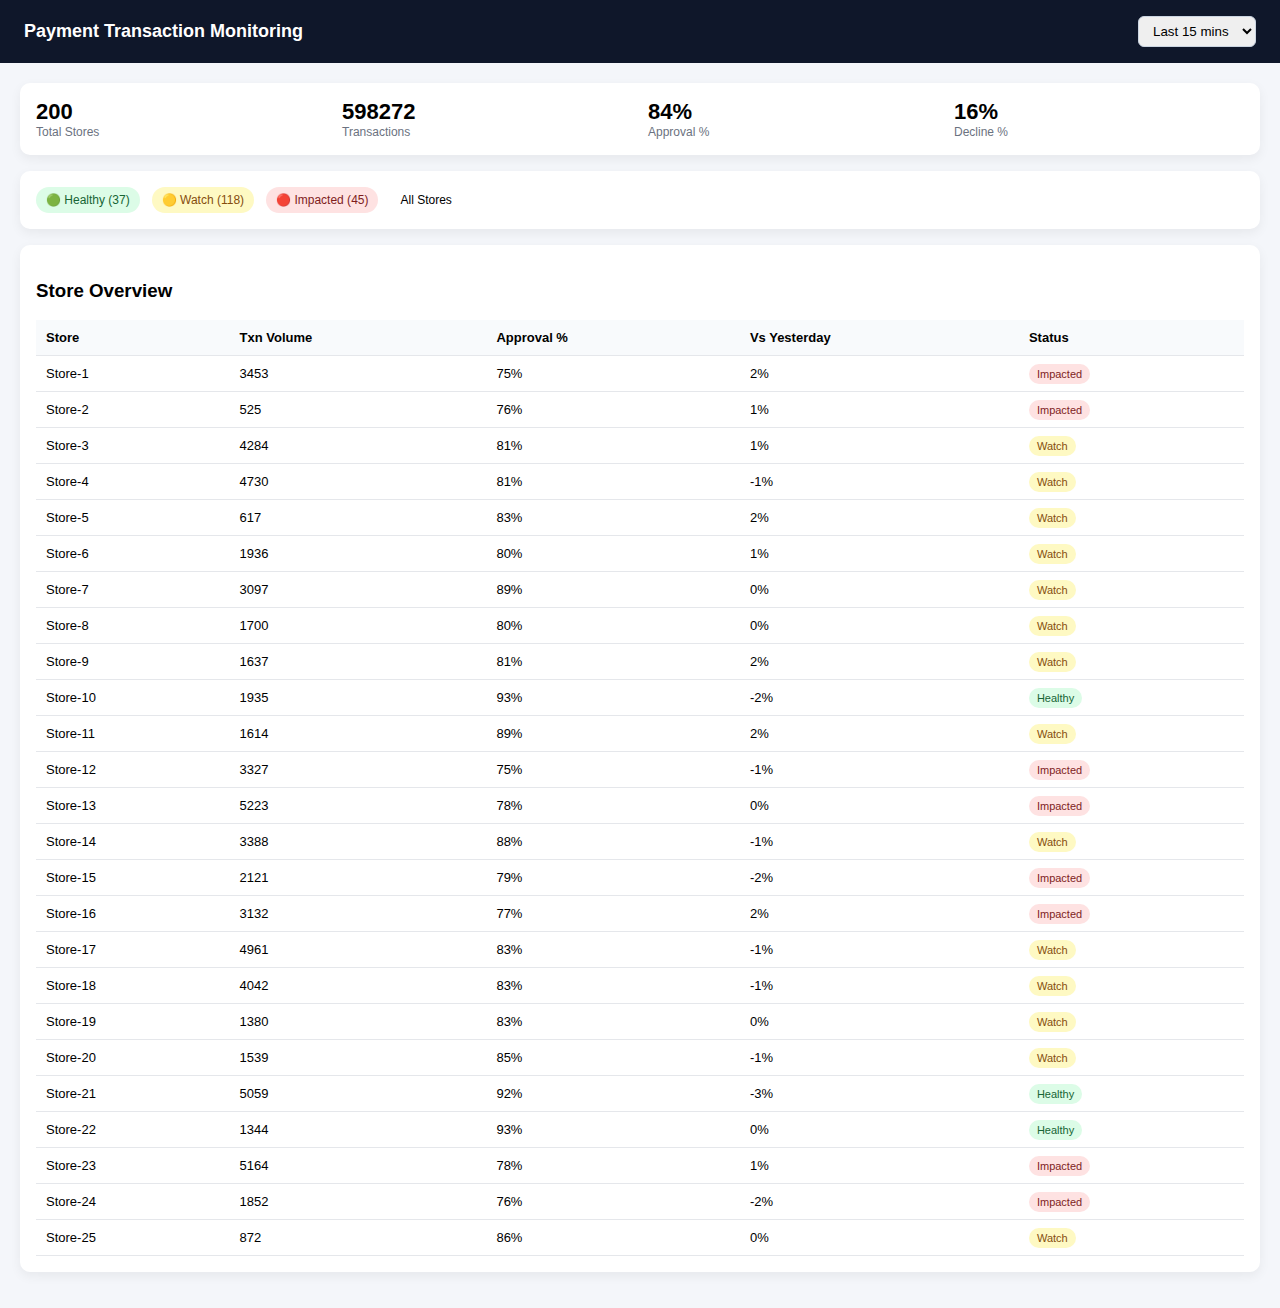
<file: 2index.html>
<!DOCTYPE html>
<html>
<head>
    <meta charset="utf-8" />
    <title>Payment Operations Dashboard</title>
    <style>
        body { font-family: Inter, Arial, sans-serif; background:#f4f6fa; margin:0; }
        header { background:#0f172a; color:#fff; padding:16px 24px; display:flex; justify-content:space-between; align-items:center; }
        h1 { font-size:18px; margin:0; }
        .container { padding:20px; }
        .card { background:#fff; border-radius:10px; padding:16px; box-shadow:0 4px 12px rgba(0,0,0,.06); margin-bottom:16px; }
        .grid { display:grid; grid-template-columns:repeat(4,1fr); gap:16px; }
        .metric { font-size:22px; font-weight:600; }
        .muted { color:#6b7280; font-size:12px; }
        .health { display:flex; gap:12px; }
        .badge { padding:6px 10px; border-radius:20px; font-size:12px; cursor:pointer; }
        .green { background:#dcfce7; color:#166534; }
        .yellow { background:#fef9c3; color:#854d0e; }
        .red { background:#fee2e2; color:#7f1d1d; }
        table { width:100%; border-collapse:collapse; }
        th, td { padding:10px; border-bottom:1px solid #e5e7eb; text-align:left; font-size:13px; }
        th { background:#f8fafc; }
        tr:hover { background:#f1f5f9; cursor:pointer; }
        .filters { display:flex; gap:12px; margin-bottom:12px; }
        select { padding:6px 10px; border-radius:6px; border:1px solid #cbd5e1; }
        .pill { padding:4px 8px; border-radius:12px; font-size:11px; }
    </style>
</head>
<body>
<header>
    <h1>Payment Transaction Monitoring</h1>
    <select id="timeFilter">
        <option value="15">Last 15 mins</option>
        <option value="30">Last 30 mins</option>
        <option value="24">Last 24 hrs</option>
        <option value="48">Last 48 hrs</option>
        <option value="all">All Day</option>
    </select>
</header>

<div class="container">

    <!-- GLOBAL INSIGHTS -->
    <div class="card grid">
        <div>
            <div class="metric" id="totalStores"></div>
            <div class="muted">Total Stores</div>
        </div>
        <div>
            <div class="metric" id="totalTx"></div>
            <div class="muted">Transactions</div>
        </div>
        <div>
            <div class="metric" id="approval"></div>
            <div class="muted">Approval %</div>
        </div>
        <div>
            <div class="metric" id="decline"></div>
            <div class="muted">Decline %</div>
        </div>
    </div>

    <!-- STORE HEALTH -->
    <div class="card">
        <div class="health">
            <div class="badge green" onclick="filterStores('Healthy')">🟢 Healthy (<span id="hCount"></span>)</div>
            <div class="badge yellow" onclick="filterStores('Watch')">🟡 Watch (<span id="wCount"></span>)</div>
            <div class="badge red" onclick="filterStores('Impacted')">🔴 Impacted (<span id="iCount"></span>)</div>
            <div class="badge" onclick="filterStores('All')">All Stores</div>
        </div>
    </div>

    <!-- STORE TABLE -->
    <div class="card">
        <h3>Store Overview</h3>
        <table id="storeTable">
            <thead>
                <tr>
                    <th>Store</th>
                    <th>Txn Volume</th>
                    <th>Approval %</th>
                    <th>Vs Yesterday</th>
                    <th>Status</th>
                </tr>
            </thead>
            <tbody></tbody>
        </table>
    </div>

    <!-- STORE DETAIL -->
    <div class="card" id="storeDetail" style="display:none;">
        <h3 id="storeTitle"></h3>
        <div class="health">
            <div class="badge red" onclick="filterTerminals('Impacted')">Impacted</div>
            <div class="badge yellow" onclick="filterTerminals('Degraded')">Degraded</div>
            <div class="badge green" onclick="filterTerminals('Healthy')">Healthy</div>
            <div class="badge" onclick="filterTerminals('All')">All Terminals</div>
        </div>
        <table id="terminalTable">
            <thead>
                <tr>
                    <th>Terminal</th>
                    <th>Txn</th>
                    <th>Approval %</th>
                    <th>Top Decline Reason</th>
                </tr>
            </thead>
            <tbody></tbody>
        </table>
    </div>

</div>

<script>
// ---------------- DUMMY DATA ----------------
const stores = Array.from({ length: 200 }, (_, i) => {
    const approval = Math.floor(Math.random() * 20) + 75;
    return {
        id: 'Store-' + (i + 1),
        txn: Math.floor(Math.random() * 5000) + 500,
        approval,
        yesterday: approval - (Math.floor(Math.random() * 6) - 3),
        terminals: Array.from({ length: Math.floor(Math.random() * 50) + 50 }, (_, t) => {
            const a = Math.floor(Math.random() * 30) + 65;
            return {
                id: 'T-' + (t + 1),
                txn: Math.floor(Math.random() * 300),
                approval: a,
                reason: a < 75 ? 'HOST_TIMEOUT' : '—'
            }
        })
    }
});

let storeFilter = 'All';
let terminalFilter = 'All';
let selectedStore = null;

// ---------------- INIT ----------------
function init() {
    document.getElementById('totalStores').innerText = stores.length;
    document.getElementById('totalTx').innerText = stores.reduce((a, b) => a + b.txn, 0);
    const avgApproval = Math.round(stores.reduce((a, b) => a + b.approval, 0) / stores.length);
    document.getElementById('approval').innerText = avgApproval + '%';
    document.getElementById('decline').innerText = (100 - avgApproval) + '%';

    document.getElementById('hCount').innerText = stores.filter(s => s.approval >= 90).length;
    document.getElementById('wCount').innerText = stores.filter(s => s.approval >= 80 && s.approval < 90).length;
    document.getElementById('iCount').innerText = stores.filter(s => s.approval < 80).length;

    renderStores();
}

// ---------------- STORE TABLE ----------------
function filterStores(type) {
    storeFilter = type;
    renderStores();
}

function renderStores() {
    const tbody = document.querySelector('#storeTable tbody');
    tbody.innerHTML = '';

    stores.filter(s => {
        if (storeFilter === 'Healthy') return s.approval >= 90;
        if (storeFilter === 'Watch') return s.approval >= 80 && s.approval < 90;
        if (storeFilter === 'Impacted') return s.approval < 80;
        return true;
    }).slice(0, 25).forEach(s => {
        const status = s.approval >= 90 ? 'Healthy' : s.approval >= 80 ? 'Watch' : 'Impacted';
        const tr = document.createElement('tr');
        tr.innerHTML = `<td>${s.id}</td><td>${s.txn}</td><td>${s.approval}%</td><td>${s.approval - s.yesterday}%</td><td><span class="pill ${status === 'Healthy' ? 'green' : status === 'Watch' ? 'yellow' : 'red'}">${status}</span></td>`;
        tr.onclick = () => openStore(s);
        tbody.appendChild(tr);
    });
}

// ---------------- STORE DETAIL ----------------
function openStore(store) {
    selectedStore = store;
    document.getElementById('storeDetail').style.display = 'block';
    document.getElementById('storeTitle').innerText = store.id + ' — Terminal View';
    filterTerminals('Impacted');
}

function filterTerminals(type) {
    terminalFilter = type;
    renderTerminals();
}

function renderTerminals() {
    const tbody = document.querySelector('#terminalTable tbody');
    tbody.innerHTML = '';

    selectedStore.terminals.filter(t => {
        if (terminalFilter === 'Impacted') return t.approval < 75;
        if (terminalFilter === 'Degraded') return t.approval >= 75 && t.approval < 85;
        if (terminalFilter === 'Healthy') return t.approval >= 85;
        return true;
    }).forEach(t => {
        const tr = document.createElement('tr');
        tr.innerHTML = `<td>${t.id}</td><td>${t.txn}</td><td>${t.approval}%</td><td>${t.reason}</td>`;
        tbody.appendChild(tr);
    });
}

init();
</script>
</body>
</html>
</file>
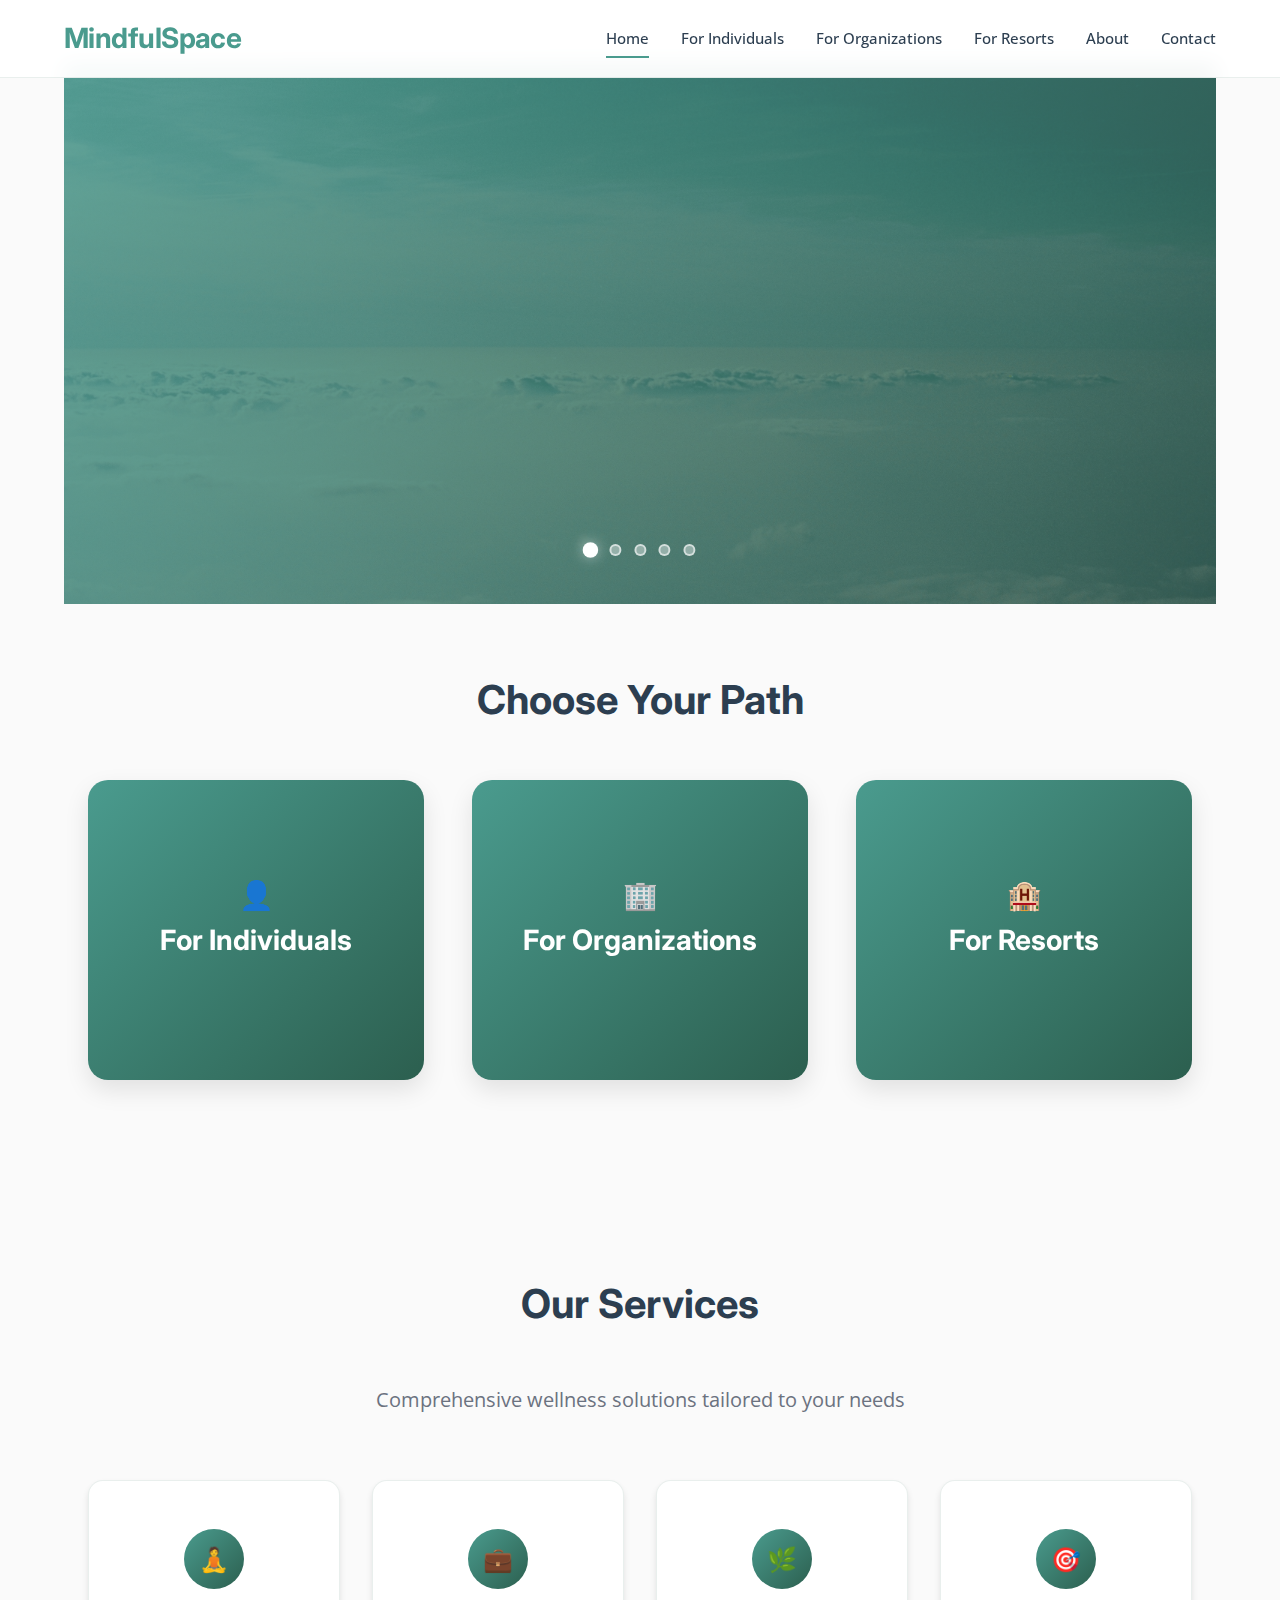
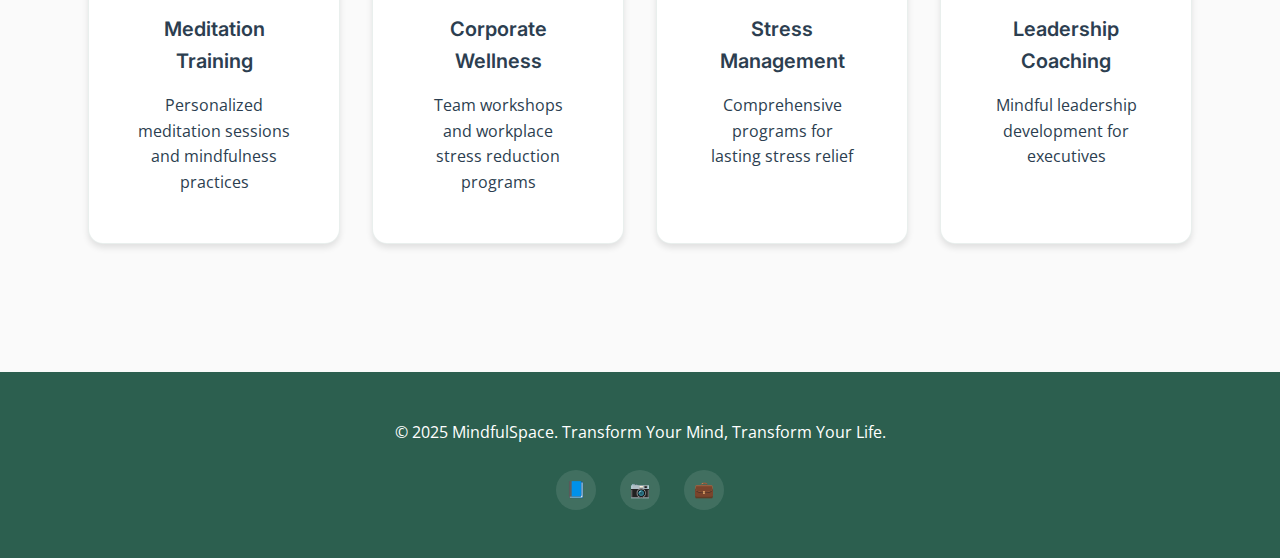
<file: in.html>
<!DOCTYPE html>
<html lang="en">
<head>
    <meta charset="UTF-8">
    <meta name="viewport" content="width=device-width, initial-scale=1.0">
    <title>MindfulSpace - Transform Your Mind, Transform Your Life</title>
    <link href="https://fonts.googleapis.com/css2?family=Inter:wght@300;400;500;600;700&family=Open+Sans:wght@300;400;500;600&display=swap" rel="stylesheet">
    <style>
        :root {
            /* Color Palette */
            --color-primary: #4A9B8E;
            --color-primary-hover: #3D8270;
            --color-secondary: #F5F3F0;
            --color-accent: #2C5F4F;
            --color-text: #2C3E50;
            --color-text-light: #6B7280;
            --color-background: #FAFAFA;
            --color-surface: #FFFFFF;
            --color-border: rgba(44, 95, 79, 0.1);
            
            /* Typography */
            --font-primary: 'Inter', sans-serif;
            --font-secondary: 'Open Sans', sans-serif;
            
            /* Spacing */
            --space-xs: 0.5rem;
            --space-sm: 1rem;
            --space-md: 1.5rem;
            --space-lg: 2rem;
            --space-xl: 3rem;
            --space-2xl: 4rem;
            
            /* Shadows */
            --shadow-sm: 0 1px 3px rgba(0, 0, 0, 0.1);
            --shadow-md: 0 4px 6px rgba(0, 0, 0, 0.1);
            --shadow-lg: 0 10px 25px rgba(0, 0, 0, 0.1);
            
            /* Transitions */
            --transition-fast: 0.2s ease;
            --transition-normal: 0.3s ease;
            --transition-slow: 0.5s ease;
        }
        
        * {
            margin: 0;
            padding: 0;
            box-sizing: border-box;
        }
        
        html {
            scroll-behavior: smooth;
        }
        
        body {
            font-family: var(--font-secondary);
            line-height: 1.6;
            color: var(--color-text);
            background-color: var(--color-background);
            overflow-x: hidden;
        }
        
        /* Header */
        .header {
            position: fixed;
            top: 0;
            left: 0;
            right: 0;
            background: rgba(255, 255, 255, 0.95);
            backdrop-filter: blur(10px);
            border-bottom: 1px solid var(--color-border);
            z-index: 1000;
            transition: var(--transition-normal);
        }
        
        .nav-container {
            max-width: 1200px;
            margin: 0 auto;
            display: flex;
            justify-content: space-between;
            align-items: center;
            padding: var(--space-sm) var(--space-md);
        }
        
        .logo {
            font-family: var(--font-primary);
            font-size: 1.75rem;
            font-weight: 700;
            color: var(--color-primary);
            text-decoration: none;
            letter-spacing: -0.02em;
        }
        
        .nav-menu {
            display: flex;
            list-style: none;
            gap: var(--space-lg);
        }
        
        .nav-link {
            text-decoration: none;
            color: var(--color-text);
            font-weight: 500;
            font-size: 0.95rem;
            transition: var(--transition-fast);
            position: relative;
            padding: var(--space-xs) 0;
            cursor: pointer;
        }
        
        .nav-link::after {
            content: '';
            position: absolute;
            bottom: -2px;
            left: 0;
            width: 0;
            height: 2px;
            background: var(--color-primary);
            transition: var(--transition-normal);
        }
        
        .nav-link:hover::after,
        .nav-link.active::after {
            width: 100%;
        }
        
        .nav-link:hover {
            color: var(--color-primary);
        }
        
        .mobile-menu-toggle {
            display: none;
            flex-direction: column;
            cursor: pointer;
            padding: var(--space-xs);
        }
        
        .hamburger-line {
            width: 25px;
            height: 3px;
            background: var(--color-text);
            margin: 3px 0;
            transition: var(--transition-normal);
        }
        
        /* HERO SECTION WITH INTEGRATED SLIDESHOW */
        .hero {
            position: relative;
            min-height: 60vh;
            display: flex;
            align-items: center;
            justify-content: center;
            overflow: hidden;
            padding-top: 80px;
        }

        .hero-slideshow {
            position: absolute;
            top: 0;
            left: 0;
            width: 100%;
            height: 100%;
            z-index: 0;
        }

        .hero-slide {
            position: absolute;
            top: 0;
            left: 0;
            width: 100%;
            height: 100%;
            opacity: 0;
            transition: opacity 1.5s ease-in-out;
        }

        .hero-slide.active {
            opacity: 1;
        }

        /* Individual slide backgrounds */
       .hero-slide:nth-child(1) {
             background: linear-gradient(135deg, rgba(74, 155, 142, 0.85) 0%, rgba(44, 95, 79, 0.75) 100%),
                url('a1.jpg');
           background-size: cover;
           background-position: center;
          }

        .hero-slide:nth-child(2) {
           background: linear-gradient(135deg, rgba(74, 155, 142, 0.85) 0%, rgba(44, 95, 79, 0.75) 100%),
                url('a2.jpg');
           background-size: cover;
           background-position: center;
}
       .hero-slide:nth-child(3) {
            background: linear-gradient(135deg, rgba(74, 155, 142, 0.85) 0%, rgba(44, 95, 79, 0.75) 100%),
                url('a3.jpg');
            background-size: cover;
            background-position: center;
}
.hero-slide:nth-child(4) {
    background: linear-gradient(135deg, rgba(74, 155, 142, 0.85) 0%, rgba(44, 95, 79, 0.75) 100%),
                url('a4.jpg');
    background-size: cover;
    background-position: center;
}
.hero-slide:nth-child(5) {
    background: linear-gradient(135deg, rgba(74, 155, 142, 0.85) 0%, rgba(44, 95, 79, 0.75) 100%),
                url('a5.jpg');
    background-size: cover;
    background-position: center;
}

        .hero-content {
            position: relative;
            z-index: 10;
            max-width: 900px;
            text-align: center;
            padding: 0 var(--space-md);
            animation: fadeInUp 1s ease-out;
        }

        .hero-slide-text {
            opacity: 0;
            transform: translateY(30px);
            transition: all 0.8s ease-out;
        }

        .hero-slide.active .hero-slide-text {
            opacity: 1;
            transform: translateY(0);
        }
        
        .hero h1 {
            font-family: var(--font-primary);
            font-size: clamp(2.5rem, 5vw, 4.5rem);
            font-weight: 700;
            color: white;
            margin-bottom: var(--space-md);
            line-height: 1.2;
            letter-spacing: -0.02em;
            text-shadow: 0 2px 20px rgba(0, 0, 0, 0.3);
        }
        
        .hero p {
            font-size: clamp(1.1rem, 2vw, 1.4rem);
            color: rgba(255, 255, 255, 0.95);
            margin-bottom: var(--space-xl);
            max-width: 700px;
            margin-left: auto;
            margin-right: auto;
            text-shadow: 0 1px 10px rgba(0, 0, 0, 0.2);
        }
        
        .cta-buttons {
            display: flex;
            gap: var(--space-md);
            justify-content: center;
            flex-wrap: wrap;
            margin-top: var(--space-xl);
        }
        
        .btn {
            display: inline-flex;
            align-items: center;
            justify-content: center;
            padding: var(--space-md) var(--space-xl);
            border: none;
            border-radius: 50px;
            font-weight: 600;
            text-decoration: none;
            transition: all var(--transition-normal);
            cursor: pointer;
            font-size: 1rem;
            min-width: 180px;
        }
        
        .btn-primary {
            background: white;
            color: var(--color-primary);
            box-shadow: var(--shadow-lg);
        }
        
        .btn-primary:hover {
            background: rgba(255, 255, 255, 0.9);
            transform: translateY(-2px);
            box-shadow: 0 15px 35px rgba(0, 0, 0, 0.2);
        }
        
        .btn-secondary {
            background: transparent;
            color: white;
            border: 2px solid white;
        }
        
        .btn-secondary:hover {
            background: white;
            color: var(--color-primary);
            transform: translateY(-2px);
        }

        /* Hero Slideshow Navigation */
        .hero-slide-nav {
            position: absolute;
            top: 50%;
            transform: translateY(-50%);
            background: rgba(255, 255, 255, 0.15);
            color: white;
            border: none;
            font-size: 2rem;
            padding: 1rem 1.2rem;
            cursor: pointer;
            transition: all var(--transition-normal);
            z-index: 100;
            border-radius: 50%;
            backdrop-filter: blur(10px);
        }

        .hero-slide-nav:hover {
            background: rgba(255, 255, 255, 0.25);
            transform: translateY(-50%) scale(1.1);
        }

        .hero-slide-nav.prev {
            left: 2rem;
        }

        .hero-slide-nav.next {
            right: 2rem;
        }

        /* Hero Dot Indicators */
        .hero-slide-dots {
            position: absolute;
            bottom: 3rem;
            left: 50%;
            transform: translateX(-50%);
            display: flex;
            gap: 0.8rem;
            z-index: 100;
        }

        .hero-dot {
            width: 12px;
            height: 12px;
            border-radius: 50%;
            background: rgba(255, 255, 255, 0.4);
            border: 2px solid rgba(255, 255, 255, 0.6);
            cursor: pointer;
            transition: all var(--transition-normal);
        }

        .hero-dot.active {
            background: white;
            transform: scale(1.3);
            box-shadow: 0 0 10px rgba(255, 255, 255, 0.5);
        }

        .hero-dot:hover {
            background: rgba(255, 255, 255, 0.7);
        }
        
        /* Section Styles */
        .section {
            padding: var(--space-2xl) var(--space-md);
            max-width: 1200px;
            margin: 0 auto;
        }
        
        .section-title {
            font-family: var(--font-primary);
            font-size: 2.5rem;
            font-weight: 700;
            text-align: center;
            margin-bottom: var(--space-xl);
            color: var(--color-text);
        }
        
        .section-subtitle {
            font-size: 1.25rem;
            color: var(--color-text-light);
            text-align: center;
            margin-bottom: var(--space-2xl);
            max-width: 600px;
            margin-left: auto;
            margin-right: auto;
        }
        
        /* Questions Section */
        .questions-grid {
            display: grid;
            grid-template-columns: repeat(auto-fit, minmax(280px, 1fr));
            gap: var(--space-lg);
            margin-bottom: var(--space-2xl);
        }
        
        .question-card {
            background: var(--color-surface);
            padding: var(--space-xl);
            border-radius: 20px;
            box-shadow: var(--shadow-md);
            text-align: center;
            transition: var(--transition-normal);
            cursor: default;
            border: 1px solid var(--color-border);
        }
        
        .question-card:hover {
            transform: translateY(-8px);
            box-shadow: var(--shadow-lg);
        }
        
        .question-card h3 {
            font-family: var(--font-primary);
            font-size: 1.5rem;
            font-weight: 600;
            color: var(--color-primary);
            margin-bottom: var(--space-sm);
        }
        
        .question-card p {
            color: var(--color-text-light);
            font-size: 1.1rem;
        }
        
        /* Flip Cards */
        .flip-cards-container {
            display: grid;
            grid-template-columns: repeat(auto-fit, minmax(300px, 1fr));
            gap: var(--space-xl);
            margin-bottom: var(--space-2xl);
        }
        
        .flip-card {
            height: 300px;
            perspective: 1000px;
        }
        
        .flip-card-inner {
            position: relative;
            width: 100%;
            height: 100%;
            text-align: center;
            transition: transform 0.8s;
            transform-style: preserve-3d;
            cursor: pointer;
        }
        
        .flip-card:hover .flip-card-inner {
            transform: rotateY(180deg);
        }
        
        .flip-card-front,
        .flip-card-back {
            position: absolute;
            width: 100%;
            height: 100%;
            backface-visibility: hidden;
            border-radius: 20px;
            padding: var(--space-xl);
            display: flex;
            flex-direction: column;
            justify-content: center;
            align-items: center;
            box-shadow: var(--shadow-lg);
        }
        
        .flip-card-front {
            background: linear-gradient(135deg, var(--color-primary) 0%, var(--color-accent) 100%);
            color: white;
        }
        
        .flip-card-back {
            background: var(--color-surface);
            color: var(--color-text);
            transform: rotateY(180deg);
            border: 2px solid var(--color-primary);
        }
        
        .flip-card h3 {
            font-family: var(--font-primary);
            font-size: 1.75rem;
            font-weight: 700;
            margin-bottom: var(--space-md);
        }
        
        .flip-card-back p {
            margin-bottom: var(--space-lg);
            line-height: 1.6;
        }
        
        .flip-card .btn {
            margin-top: auto;
        }
        
        /* Services Preview */
        .services-preview {
            display: grid;
            grid-template-columns: repeat(auto-fit, minmax(250px, 1fr));
            gap: var(--space-lg);
        }
        
        .service-item {
            background: var(--color-surface);
            padding: var(--space-xl);
            border-radius: 15px;
            text-align: center;
            box-shadow: var(--shadow-md);
            transition: var(--transition-normal);
            border: 1px solid var(--color-border);
        }
        
        .service-item:hover {
            transform: translateY(-5px);
            box-shadow: var(--shadow-lg);
        }
        
        .service-icon {
            width: 60px;
            height: 60px;
            margin: 0 auto var(--space-md);
            background: linear-gradient(135deg, var(--color-primary), var(--color-accent));
            border-radius: 50%;
            display: flex;
            align-items: center;
            justify-content: center;
            font-size: 1.5rem;
            color: white;
        }
        
        .service-item h4 {
            font-family: var(--font-primary);
            font-size: 1.25rem;
            font-weight: 600;
            margin-bottom: var(--space-sm);
            color: var(--color-text);
        }
        
        /* Team Section */
        .team-grid {
            display: grid;
            grid-template-columns: repeat(auto-fit, minmax(280px, 1fr));
            gap: var(--space-xl);
        }
        
        .team-member {
            background: var(--color-surface);
            padding: var(--space-xl);
            border-radius: 20px;
            text-align: center;
            box-shadow: var(--shadow-md);
            transition: var(--transition-normal);
            border: 1px solid var(--color-border);
        }
        
        .team-member:hover {
            transform: translateY(-5px);
            box-shadow: var(--shadow-lg);
        }
        
        .member-avatar {
            width: 100px;
            height: 100px;
            margin: 0 auto var(--space-md);
            background: linear-gradient(135deg, var(--color-primary), var(--color-accent));
            border-radius: 50%;
            display: flex;
            align-items: center;
            justify-content: center;
            font-size: 2rem;
            color: white;
            font-weight: 700;
        }
        
        .member-name {
            font-family: var(--font-primary);
            font-size: 1.25rem;
            font-weight: 600;
            margin-bottom: var(--space-xs);
        }
        
        .member-role {
            color: var(--color-primary);
            font-weight: 500;
            margin-bottom: var(--space-md);
        }
        
        /* Contact Section */
        .contact-container {
            display: grid;
            grid-template-columns: 1fr 1fr;
            gap: var(--space-2xl);
            align-items: start;
        }
        
        .contact-form {
            background: var(--color-surface);
            padding: var(--space-2xl);
            border-radius: 20px;
            box-shadow: var(--shadow-lg);
        }
        
        .form-group {
            margin-bottom: var(--space-lg);
        }
        
        .form-label {
            display: block;
            margin-bottom: var(--space-xs);
            font-weight: 500;
            color: var(--color-text);
        }
        
        .form-input,
        .form-textarea {
            width: 100%;
            padding: var(--space-md);
            border: 2px solid var(--color-border);
            border-radius: 10px;
            font-size: 1rem;
            transition: var(--transition-fast);
            background: var(--color-background);
        }
        
        .form-input:focus,
        .form-textarea:focus {
            outline: none;
            border-color: var(--color-primary);
        }
        
        .form-textarea {
            min-height: 120px;
            resize: vertical;
        }
        
        .contact-info h3 {
            font-family: var(--font-primary);
            font-size: 1.5rem;
            margin-bottom: var(--space-md);
            color: var(--color-primary);
        }
        
        .contact-item {
            display: flex;
            align-items: center;
            margin-bottom: var(--space-md);
            padding: var(--space-md);
            background: var(--color-surface);
            border-radius: 10px;
            box-shadow: var(--shadow-sm);
        }
        
        .contact-icon {
            width: 40px;
            height: 40px;
            background: var(--color-primary);
            border-radius: 50%;
            display: flex;
            align-items: center;
            justify-content: center;
            color: white;
            margin-right: var(--space-md);
            font-size: 1.1rem;
        }
        
        /* Footer */
        .footer {
            background: var(--color-accent);
            color: white;
            text-align: center;
            padding: var(--space-xl) var(--space-md);
        }
        
        .footer p {
            margin-bottom: var(--space-md);
        }
        
        .social-links {
            display: flex;
            justify-content: center;
            gap: var(--space-md);
        }
        
        .social-link {
            width: 40px;
            height: 40px;
            background: rgba(255, 255, 255, 0.1);
            border-radius: 50%;
            display: flex;
            align-items: center;
            justify-content: center;
            color: white;
            text-decoration: none;
            transition: var(--transition-normal);
        }
        
        .social-link:hover {
            background: rgba(255, 255, 255, 0.2);
            transform: translateY(-2px);
        }
        
        /* Animations */
        @keyframes fadeInUp {
            from {
                opacity: 0;
                transform: translateY(30px);
            }
            to {
                opacity: 1;
                transform: translateY(0);
            }
        }
        
        .fade-in-up {
            animation: fadeInUp 0.8s ease-out;
        }
        
        /* Responsive Design */
        @media (max-width: 768px) {
            .nav-menu {
                display: none;
                position: absolute;
                top: 100%;
                left: 0;
                right: 0;
                background: rgba(255, 255, 255, 0.95);
                backdrop-filter: blur(10px);
                flex-direction: column;
                padding: var(--space-md);
                box-shadow: var(--shadow-md);
            }
            
            .nav-menu.active {
                display: flex;
            }
            
            .mobile-menu-toggle {
                display: flex;
            }
            
            .hero {
                padding-top: 80px;
                min-height: 100vh;
            }
            
            .cta-buttons {
                flex-direction: column;
                align-items: center;
            }
            
            .contact-container {
                grid-template-columns: 1fr;
            }
            
            .section {
                padding: var(--space-xl) var(--space-md);
            }

            .hero-slide-nav {
                padding: 0.8rem 1rem;
                font-size: 1.5rem;
            }

            .hero-slide-nav.prev {
                left: 1rem;
            }

            .hero-slide-nav.next {
                right: 1rem;
            }

            .hero-slide-dots {
                bottom: 2rem;
            }
        }
        
        /* Hidden sections */
        .section.hidden {
            display: none;
        }
        
        /* Smooth transitions for section switching */
        .section {
            opacity: 1;
            transition: opacity var(--transition-normal);
        }
        
        .section.fade-out {
            opacity: 0;
        }
    </style>
</head>
<body>
    <!-- Header -->
    <header class="header">
        <nav class="nav-container">
            <a href="#" class="logo">MindfulSpace</a>
            <ul class="nav-menu">
                <li><a href="#" class="nav-link active" data-section="home">Home</a></li>
                <li><a href="#" class="nav-link" data-section="individuals">For Individuals</a></li>
                <li><a href="#" class="nav-link" data-section="organizations">For Organizations</a></li>
                <li><a href="#" class="nav-link" data-section="resorts">For Resorts</a></li>
                <li><a href="#" class="nav-link" data-section="about">About</a></li>
                <li><a href="#" class="nav-link" data-section="contact">Contact</a></li>
            </ul>
            <div class="mobile-menu-toggle">
                <span class="hamburger-line"></span>
                <span class="hamburger-line"></span>
                <span class="hamburger-line"></span>
            </div>
        </nav>
    </header>

    <!-- Main Content -->
    <main>
        <!-- Home Section -->
        <section id="home" class="section">
            <!-- Hero with Integrated Slideshow -->
            <div class="hero">
                <!-- Background Slideshow -->
                <div class="hero-slideshow">
                    <div class="hero-slide active"></div>
                    <div class="hero-slide"></div>
                    <div class="hero-slide"></div>
                    <div class="hero-slide"></div>
                    <div class="hero-slide"></div>
                </div>

                <!-- Hero Content -->
                <div class="hero-content">
                    <div class="hero-slide-text">
                        <h1>Embrace Mindfulness, Transform Your Life</h1>
                        <p>Professional wellness services designed for individuals, teams, and hospitality partners</p>
                        <div class="cta-buttons">
                            <a href="#" class="btn btn-primary" data-section="individuals">Start Your Journey</a>
                            <a href="#" class="btn btn-secondary" data-section="resorts">Explore Partnerships</a>
                        </div>
                    </div>
                </div>

                <!-- Dot Indicators -->
                <div class="hero-slide-dots">
                    <span class="hero-dot active" onclick="currentHeroSlide(0)"></span>
                    <span class="hero-dot" onclick="currentHeroSlide(1)"></span>
                    <span class="hero-dot" onclick="currentHeroSlide(2)"></span>
                    <span class="hero-dot" onclick="currentHeroSlide(3)"></span>
                    <span class="hero-dot" onclick="currentHeroSlide(4)"></span>
                </div>
            </div>
            

            
            <!-- Flip Cards -->
            <div class="section">
                <h2 class="section-title">Choose Your Path</h2>
                <div class="flip-cards-container">
                    <div class="flip-card">
                        <div class="flip-card-inner">
                            <div class="flip-card-front">
                                <h3>👤<br>For Individuals</h3>
                            </div>
                            <div class="flip-card-back">
                                <h3>Personal Growth</h3>
                                <p>Personal wellness programs, meditation training, and life coaching designed for your unique journey</p>
                                <a href="#" class="btn btn-primary" data-section="individuals">Begin Today</a>
                            </div>
                        </div>
                    </div>
                    
                    <div class="flip-card">
                        <div class="flip-card-inner">
                            <div class="flip-card-front">
                                <h3>🏢<br>For Organizations</h3>
                            </div>
                            <div class="flip-card-back">
                                <h3>Team Transformation</h3>
                                <p>Corporate wellness programs that reduce stress, improve focus, and enhance team performance</p>
                                <a href="#" class="btn btn-primary" data-section="organizations">Transform Your Team</a>
                            </div>
                        </div>
                    </div>
                    
                    <div class="flip-card">
                        <div class="flip-card-inner">
                            <div class="flip-card-front">
                                <h3>🏨<br>For Resorts</h3>
                            </div>
                            <div class="flip-card-back">
                                <h3>Guest Experiences</h3>
                                <p>Partnership programs to offer authentic wellness experiences that delight your guests</p>
                                <a href="#" class="btn btn-primary" data-section="resorts">Partner With Us</a>
                            </div>
                        </div>
                    </div>
                </div>
            </div>
            
            <!-- Services Preview -->
            <div class="section">
                <h2 class="section-title">Our Services</h2>
                <p class="section-subtitle">Comprehensive wellness solutions tailored to your needs</p>
                <div class="services-preview">
                    <div class="service-item">
                        <div class="service-icon">🧘</div>
                        <h4>Meditation Training</h4>
                        <p>Personalized meditation sessions and mindfulness practices</p>
                    </div>
                    <div class="service-item">
                        <div class="service-icon">💼</div>
                        <h4>Corporate Wellness</h4>
                        <p>Team workshops and workplace stress reduction programs</p>
                    </div>
                    <div class="service-item">
                        <div class="service-icon">🌿</div>
                        <h4>Stress Management</h4>
                        <p>Comprehensive programs for lasting stress relief</p>
                    </div>
                    <div class="service-item">
                        <div class="service-icon">🎯</div>
                        <h4>Leadership Coaching</h4>
                        <p>Mindful leadership development for executives</p>
                    </div>
                </div>
            </div>
        </section>

        <!-- For Individuals Section -->
        <section id="individuals" class="section hidden">
            <h2 class="section-title">Individual Wellness Programs</h2>
            <p class="section-subtitle">Personalized mindfulness journeys designed for your unique path to well-being</p>
            
            <div class="services-preview">
                <div class="service-item">
                    <div class="service-icon">🧘‍♀️</div>
                    <h4>Personal Meditation Training</h4>
                    <p>One-on-one sessions tailored to your lifestyle and goals</p>
                    <strong>Starting at $75/session</strong>
                </div>
                <div class="service-item">
                    <div class="service-icon">🌱</div>
                    <h4>Stress Management Program</h4>
                    <p>8-week comprehensive program for lasting stress relief</p>
                    <strong>$450 complete program</strong>
                </div>
                <div class="service-item">
                    <div class="service-icon">✨</div>
                    <h4>Mindful Living Coaching</h4>
                    <p>Life coaching with mindfulness at the core</p>
                    <strong>$120/session</strong>
                </div>
            </div>
            
            <div style="text-align: center; margin-top: 3rem;">
                <a href="#" class="btn btn-primary" data-section="contact">Book Your First Session</a>
            </div>
        </section>

        <!-- For Organizations Section -->
        <section id="organizations" class="section hidden">
            <h2 class="section-title">Corporate Wellness Solutions</h2>
            <p class="section-subtitle">Transform your workplace culture with comprehensive mindfulness programs</p>
            
            <div class="services-preview">
                <div class="service-item">
                    <div class="service-icon">👥</div>
                    <h4>Corporate Wellness Workshops</h4>
                    <p>Interactive workshops for teams of any size</p>
                    <ul style="text-align: left; margin-top: 1rem;">
                        <li>Stress reduction techniques</li>
                        <li>Mindful communication</li>
                        <li>Focus enhancement</li>
                    </ul>
                </div>
                <div class="service-item">
                    <div class="service-icon">👔</div>
                    <h4>Leadership Mindfulness Training</h4>
                    <p>Executive coaching incorporating mindfulness principles</p>
                    <ul style="text-align: left; margin-top: 1rem;">
                        <li>Emotional intelligence</li>
                        <li>Decision clarity</li>
                        <li>Resilient leadership</li>
                    </ul>
                </div>
                <div class="service-item">
                    <div class="service-icon">🏢</div>
                    <h4>Workplace Meditation Programs</h4>
                    <p>Regular meditation sessions for your office</p>
                    <ul style="text-align: left; margin-top: 1rem;">
                        <li>Guided sessions</li>
                        <li>Meditation spaces design</li>
                        <li>Progress tracking</li>
                    </ul>
                </div>
            </div>
            
            <div style="text-align: center; margin-top: 3rem;">
                <a href="#" class="btn btn-primary" data-section="contact">Schedule a Consultation</a>
            </div>
        </section>

        <!-- For Resorts Section -->
        <section id="resorts" class="section hidden">
            <h2 class="section-title">Resort Partnership Programs</h2>
            <p class="section-subtitle">Enhance your guest experience with authentic wellness offerings</p>
            
            <div class="services-preview">
                <div class="service-item">
                    <div class="service-icon">🌅</div>
                    <h4>Guest Wellness Programs</h4>
                    <p>Curated mindfulness experiences for your guests</p>
                    <ul style="text-align: left; margin-top: 1rem;">
                        <li>Morning meditation sessions</li>
                        <li>Wellness workshops</li>
                        <li>Mindful dining experiences</li>
                    </ul>
                </div>
                <div class="service-item">
                    <div class="service-icon">👨‍🏫</div>
                    <h4>Staff Training Programs</h4>
                    <p>Train your team to deliver authentic wellness experiences</p>
                    <ul style="text-align: left; margin-top: 1rem;">
                        <li>Staff wellness training</li>
                        <li>Guest interaction skills</li>
                        <li>Mindfulness practices</li>
                    </ul>
                </div>
            </div>
            
            <div style="text-align: center; margin-top: 3rem;">
                <a href="#" class="btn btn-primary" data-section="contact">Explore Partnership</a>
            </div>
        </section>

        <!-- About Section -->
        <section id="about" class="section hidden">
            <h2 class="section-title">Meet Our Team</h2>
            <p class="section-subtitle">Experienced professionals dedicated to your wellness journey</p>
            
            <div class="team-grid">
                <div class="team-member">
                    <div class="member-avatar">SC</div>
                    <h3 class="member-name">Sarah Chen</h3>
                    <p class="member-role">Founder & Lead Mindfulness Coach</p>
                    <p>20+ years in mindfulness practice with certifications from leading institutions</p>
                </div>
                <div class="team-member">
                    <div class="member-avatar">MR</div>
                    <h3 class="member-name">Michael Rodriguez</h3>
                    <p class="member-role">Corporate Wellness Director</p>
                    <p>Former Fortune 500 executive turned wellness expert</p>
                </div>
                <div class="team-member">
                    <div class="member-avatar">AP</div>
                    <h3 class="member-name">Dr. Anita Patel</h3>
                    <p class="member-role">Stress Management Specialist</p>
                    <p>PhD in Psychology with focus on mindfulness-based interventions</p>
                </div>
            </div>
            
            <!-- Testimonials -->
            <div class="section">
                <h3 style="text-align: center; margin-bottom: 2rem; font-size: 2rem; color: var(--color-primary);">What Our Clients Say</h3>
                <div class="services-preview">
                    <div class="service-item">
                        <div class="service-icon">💬</div>
                        <p style="font-style: italic; margin-bottom: 1rem;">"The corporate program transformed our workplace culture completely"</p>
                        <strong>- Jennifer Kim, HR Director, TechCorp</strong>
                    </div>
                    <div class="service-item">
                        <div class="service-icon">💬</div>
                        <p style="font-style: italic; margin-bottom: 1rem;">"Personal coaching sessions helped me find balance I never thought possible"</p>
                        <strong>- Robert Johnson, Executive</strong>
                    </div>
                    <div class="service-item">
                        <div class="service-icon">💬</div>
                        <p style="font-style: italic; margin-bottom: 1rem;">"Our guests absolutely love the mindfulness programs - booking rates increased 30%"</p>
                        <strong>- Maria Santos, Resort Manager</strong>
                    </div>
                </div>
            </div>
        </section>

        <!-- Contact Section -->
        <section id="contact" class="section hidden">
            <h2 class="section-title">Get In Touch</h2>
            <p class="section-subtitle">Ready to begin your mindfulness journey? We're here to help.</p>
            
            <div class="contact-container">
                <div class="contact-form">
                    <h3>Send us a message</h3>
                    <form id="contactForm">
                        <div class="form-group">
                            <label for="name" class="form-label">Name</label>
                            <input type="text" id="name" class="form-input" required>
                        </div>
                        <div class="form-group">
                            <label for="email" class="form-label">Email</label>
                            <input type="email" id="email" class="form-input" required>
                        </div>
                        <div class="form-group">
                            <label for="service" class="form-label">Service Interest</label>
                            <select id="service" class="form-input">
                                <option value="">Select a service</option>
                                <option value="individual">Individual Coaching</option>
                                <option value="corporate">Corporate Wellness</option>
                                <option value="resort">Resort Partnership</option>
                                <option value="other">Other</option>
                            </select>
                        </div>
                        <div class="form-group">
                            <label for="message" class="form-label">Message</label>
                            <textarea id="message" class="form-textarea" required></textarea>
                        </div>
                        <button type="submit" class="btn btn-primary" style="width: 100%;">Send Message</button>
                    </form>
                </div>
                
                <div class="contact-info">
                    <h3>Contact Information</h3>
                    <div class="contact-item">
                        <div class="contact-icon">📞</div>
                        <div>
                            <strong>Phone</strong><br>
                            +1 (555) 123-CALM
                        </div>
                    </div>
                    <div class="contact-item">
                        <div class="contact-icon">✉️</div>
                        <div>
                            <strong>Email</strong><br>
                            hello@mindfulspace.com
                        </div>
                    </div>
                    <div class="contact-item">
                        <div class="contact-icon">📍</div>
                        <div>
                            <strong>Address</strong><br>
                            123 Serenity Lane<br>
                            Wellness District, CA 90210
                        </div>
                    </div>
                    <div class="contact-item">
                        <div class="contact-icon">🕒</div>
                        <div>
                            <strong>Hours</strong><br>
                            Mon-Fri: 8AM-7PM<br>
                            Saturday: 9AM-5PM
                        </div>
                    </div>
                </div>
            </div>
        </section>
    </main>

    <!-- Footer -->
    <footer class="footer">
        <p>&copy; 2025 MindfulSpace. Transform Your Mind, Transform Your Life.</p>
        <div class="social-links">
            <a href="#" class="social-link">📘</a>
            <a href="#" class="social-link">📷</a>
            <a href="#" class="social-link">💼</a>
        </div>
    </footer>

    <script>
        // HERO SLIDESHOW JAVASCRIPT
        let currentHeroSlideIndex = 0;
        let heroSlideInterval;
        const heroSlides = document.querySelectorAll('.hero-slide');
        const heroDots = document.querySelectorAll('.hero-dot');

        function showHeroSlide(index) {
            // Remove active class from all slides and dots
            heroSlides.forEach(slide => slide.classList.remove('active'));
            heroDots.forEach(dot => dot.classList.remove('active'));

            // Wrap around if index is out of bounds
            if (index >= heroSlides.length) {
                currentHeroSlideIndex = 0;
            } else if (index < 0) {
                currentHeroSlideIndex = heroSlides.length - 1;
            } else {
                currentHeroSlideIndex = index;
            }

            // Add active class to current slide and dot
            heroSlides[currentHeroSlideIndex].classList.add('active');
            heroDots[currentHeroSlideIndex].classList.add('active');
        }

        function changeHeroSlide(direction) {
            showHeroSlide(currentHeroSlideIndex + direction);
            resetHeroInterval();
        }

        function currentHeroSlide(index) {
            showHeroSlide(index);
            resetHeroInterval();
        }

        function resetHeroInterval() {
            clearInterval(heroSlideInterval);
            heroSlideInterval = setInterval(() => {
                showHeroSlide(currentHeroSlideIndex + 1);
            }, 5000);
        }

        // Start auto-play
        heroSlideInterval = setInterval(() => {
            showHeroSlide(currentHeroSlideIndex + 1);
        }, 5000);

        // Pause on hover
        const heroSection = document.querySelector('.hero');
        heroSection.addEventListener('mouseenter', () => {
            clearInterval(heroSlideInterval);
        });

        heroSection.addEventListener('mouseleave', () => {
            resetHeroInterval();
        });

        // Keyboard navigation
        document.addEventListener('keydown', (e) => {
            if (e.key === 'ArrowLeft') {
                changeHeroSlide(-1);
            } else if (e.key === 'ArrowRight') {
                changeHeroSlide(1);
            }
        });

        // Navigation and Section Management
        class MindfulSpaceApp {
            constructor() {
                this.currentSection = 'home';
                this.init();
            }
            
            init() {
                this.setupNavigation();
                this.setupMobileMenu();
                this.setupContactForm();
                this.setupScrollEffects();
            }
            
            setupNavigation() {
                // Get all navigation links
                const navLinks = document.querySelectorAll('.nav-link, [data-section]');
                
                navLinks.forEach(link => {
                    link.addEventListener('click', (e) => {
                        e.preventDefault();
                        const sectionId = link.getAttribute('data-section');
                        if (sectionId) {
                            this.navigateToSection(sectionId);
                        }
                    });
                });
            }
            
            navigateToSection(sectionId) {
                // Hide current section
                const currentSectionEl = document.getElementById(this.currentSection);
                if (currentSectionEl) {
                    currentSectionEl.classList.add('hidden');
                }
                
                // Show new section
                const newSectionEl = document.getElementById(sectionId);
                if (newSectionEl) {
                    newSectionEl.classList.remove('hidden');
                    window.scrollTo({ top: 0, behavior: 'smooth' });
                }
                
                // Update current section
                this.currentSection = sectionId;
                
                // Update active nav link
                this.updateActiveNavLink(sectionId);
                
                // Close mobile menu if open
                this.closeMobileMenu();
            }
            
            updateActiveNavLink(sectionId) {
                document.querySelectorAll('.nav-link').forEach(link => {
                    link.classList.remove('active');
                    if (link.getAttribute('data-section') === sectionId) {
                        link.classList.add('active');
                    }
                });
            }
            
            setupMobileMenu() {
                const toggle = document.querySelector('.mobile-menu-toggle');
                const menu = document.querySelector('.nav-menu');
                
                if (toggle && menu) {
                    toggle.addEventListener('click', () => {
                        menu.classList.toggle('active');
                        this.toggleHamburger();
                    });
                }
            }
            
            toggleHamburger() {
                const lines = document.querySelectorAll('.hamburger-line');
                lines.forEach((line, index) => {
                    if (index === 0) {
                        line.style.transform = line.style.transform ? '' : 'rotate(45deg) translate(5px, 5px)';
                    } else if (index === 1) {
                        line.style.opacity = line.style.opacity === '0' ? '1' : '0';
                    } else if (index === 2) {
                        line.style.transform = line.style.transform ? '' : 'rotate(-45deg) translate(7px, -6px)';
                    }
                });
            }
            
            closeMobileMenu() {
                const menu = document.querySelector('.nav-menu');
                if (menu && menu.classList.contains('active')) {
                    menu.classList.remove('active');
                    this.toggleHamburger();
                }
            }
            
            setupContactForm() {
                const form = document.getElementById('contactForm');
                if (form) {
                    form.addEventListener('submit', (e) => {
                        e.preventDefault();
                        this.handleFormSubmit(form);
                    });
                }
            }
            
            handleFormSubmit(form) {
                // Get form data
                const formData = new FormData(form);
                const data = {
                    name: formData.get('name') || document.getElementById('name').value,
                    email: formData.get('email') || document.getElementById('email').value,
                    service: document.getElementById('service').value,
                    message: formData.get('message') || document.getElementById('message').value
                };
                
                // Simple validation
                if (!data.name || !data.email || !data.message) {
                    alert('Please fill in all required fields.');
                    return;
                }
                
                // Show success message
                alert(`Thank you, ${data.name}! Your message has been received. We'll get back to you soon.`);
                
                // Reset form
                form.reset();
            }
            
            setupScrollEffects() {
                // Add scroll effects for animations
                const observer = new IntersectionObserver(
                    (entries) => {
                        entries.forEach(entry => {
                            if (entry.isIntersecting) {
                                entry.target.classList.add('fade-in-up');
                            }
                        });
                    },
                    { threshold: 0.1 }
                );
                
                // Observe elements for animation
                document.querySelectorAll('.question-card, .flip-card, .service-item, .team-member').forEach(el => {
                    observer.observe(el);
                });
            }
        }
        
        // Initialize the app when DOM is loaded
        document.addEventListener('DOMContentLoaded', () => {
            new MindfulSpaceApp();
        });
        
        // Header background effect on scroll
        let lastScrollTop = 0;
        window.addEventListener('scroll', () => {
            const header = document.querySelector('.header');
            const scrollTop = window.pageYOffset || document.documentElement.scrollTop;
            
            if (scrollTop > 100) {
                header.style.background = 'rgba(255, 255, 255, 0.98)';
                header.style.boxShadow = '0 2px 20px rgba(0, 0, 0, 0.1)';
            } else {
                header.style.background = 'rgba(255, 255, 255, 0.95)';
                header.style.boxShadow = '0 1px 3px rgba(0, 0, 0, 0.1)';
            }
            
            lastScrollTop = scrollTop;
        });
    </script>
</body>
</html>
</file>
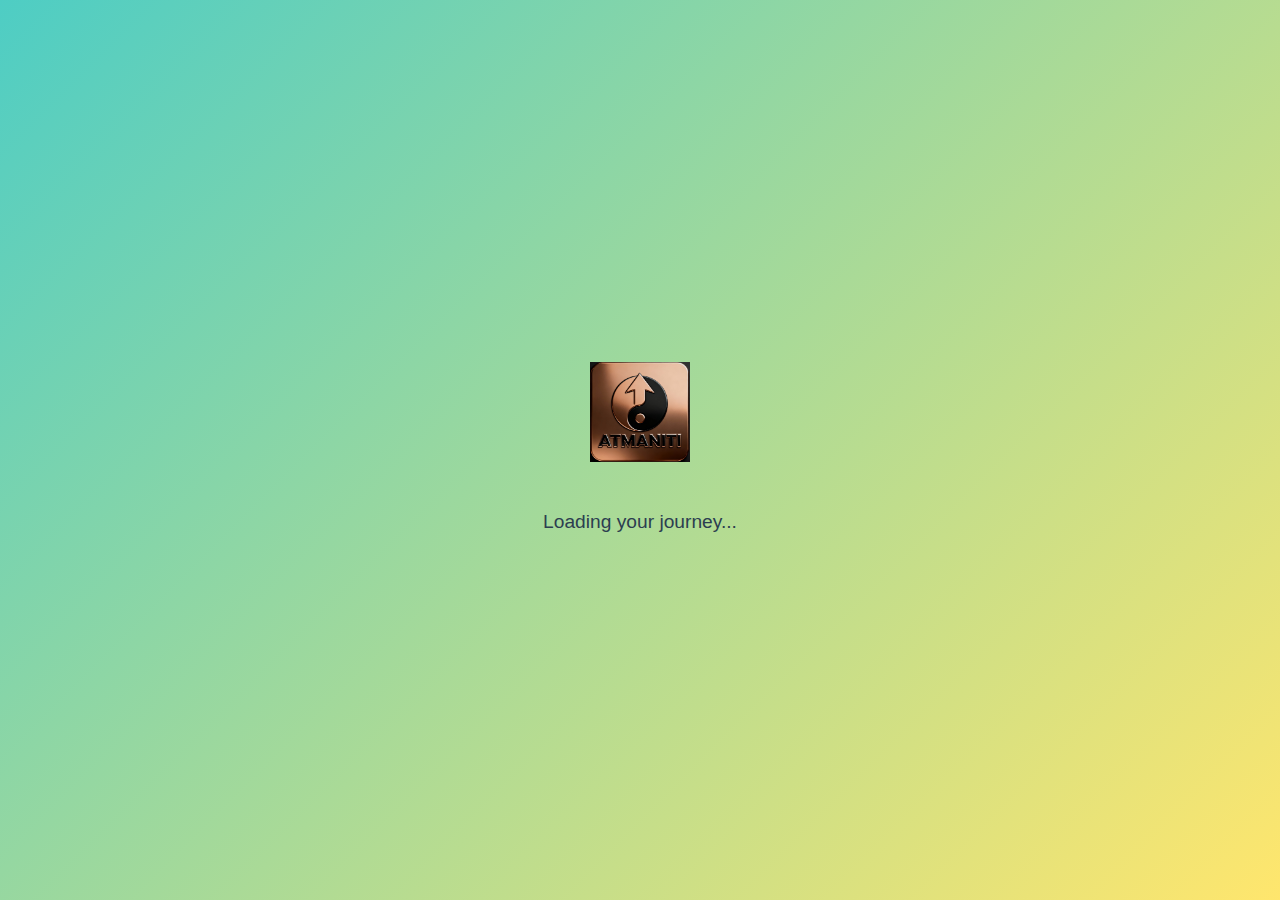
<file: index0.html>
<!DOCTYPE html>
<html lang="en">
<head>
    <meta charset="UTF-8">
    <meta name="viewport" content="width=device-width, initial-scale=1.0">
    <title>Atmaniti - Where Ancient Wisdom Meets Modern Transformation</title>
    <link rel="stylesheet" href="styles.css">
</head>
<body class="on-landing">
    <!-- Loading Screen -->
    <div id="loader" class="loader">
        <div class="lotus-animation"> <img src="logo.jpg" alt="logo" width="100" height="100"></div>
<!--  <div class="lotus-animation">🪷</div>-->
        <p>Loading your journey...</p>
    </div>

    <!-- Navigation (HIDDEN INITIALLY) -->
    <nav class="navbar" id="navbar">
        <div class="nav-container">
            <div class="logo" onclick="navigateTo('home')">
                <span class="lotus-icon">🪷</span>
                <span class="logo-text">Atmaniti</span>
            </div>

            <div class="hamburger" id="hamburger" onclick="toggleMobileMenu()">
                <span></span>
                <span></span>
                <span></span>
            </div>

            <ul class="nav-menu" id="navMenu">
                <li><a href="#" onclick="navigateTo('home')">Home</a></li>
                <li><a href="#" onclick="navigateTo('individuals')">For Individuals</a></li>
                <li><a href="#" onclick="navigateTo('organizations')">For Organizations</a></li>
                <li><a href="#" onclick="navigateTo('retreats')">Retreats</a></li>
                <li><a href="#" onclick="navigateTo('about')">About</a></li>
                <li><a href="#" onclick="navigateTo('contact')">Contact</a></li>
                <li class="auth-links" id="authLinks">
                    <a href="#" onclick="navigateTo('login')" class="btn-outline">Login</a>
                    <a href="#" onclick="navigateTo('register')" class="btn-primary">Register</a>
                </li>
                <li class="user-section hidden" id="userSection">
                    <span class="user-name" id="userName">User</span>
                    <a href="#" onclick="navigateTo('dashboard')" class="btn-outline">Dashboard</a>
                    <a href="#" onclick="logout()" class="btn-secondary">Logout</a>
                </li>
            </ul>
        </div>
    </nav>

    <!-- Main Content Area -->
    <main id="mainContent">
        <!-- LANDING PAGE - FULL SCREEN, NO MENU, NO SCROLL -->
        <section id="landingPage" class="page-section active">
            <div class="landing-hero">
                <div class="landing-content">
                    <div class="logo-large fade-in">
                        <span class="lotus-large">🪷</span>
                       
                        <h1 class="brand-name">Atmaniti</h1>
                    </div>
                     <!--<p class="vision-statement fade-in-delay">Where Ancient Wisdom Meets Modern Transformation</p>-->
                    <p class="mission-statement fade-in-delay-2">
                        Embark on a journey of conscious leadership and holistic wellness. 
                        We combine 5000 years of Indian wisdom with modern science to create 
                        transformative experiences that awaken your highest potential.
                    </p>
                    <button class="cta-button pulse" onclick="revealNavAndNavigate('home')">
                        Begin Your Journey
                    </button>
                </div>
            </div>
        </section>

        <!-- HOME PAGE -->
        <section id="homePage" class="page-section">
            <div class="hero-section">
                <div class="hero-content">
                    <h2 class="section-title">Transform Your Life</h2>
                    <p class="section-subtitle">Discover the path to conscious leadership and holistic wellness</p>
                </div>
            </div>

            <!-- Core Pillars -->
            <div class="pillars-container">
                <div class="pillar-card" onclick="navigateTo('organizations')">
                    <div class="pillar-icon">🧘‍♂️</div>
                    <h3>Conscious Leadership</h3>
                    <p>Awaken the leader within through mindful practices and strategic wisdom</p>
                    <button class="learn-more-btn">Learn More →</button>
                </div>

                <div class="pillar-card" onclick="navigateTo('individuals')">
                    <div class="pillar-icon">🌿</div>
                    <h3>Holistic Wellness</h3>
                    <p>Ancient healing traditions merged with modern science for complete wellbeing</p>
                    <button class="learn-more-btn">Learn More →</button>
                </div>

                <div class="pillar-card" onclick="navigateTo('retreats')">
                    <div class="pillar-icon">🪷</div>
                    <h3>Transformative Retreats</h3>
                    <p>Immersive experiences in serene settings designed for profound personal growth</p>
                    <button class="learn-more-btn">Learn More →</button>
                </div>
            </div>

            <!-- Testimonials -->
            <div class="testimonials-section">
                <h2 class="section-title">Transformative Experiences</h2>
                <div class="testimonial-carousel">
                    <div class="testimonial-slide active">
                        <p class="testimonial-quote">"Atmaniti's leadership retreat transformed not just my approach to business, but my entire life perspective"</p>
                        <p class="testimonial-author">- CEO, Startup</p>
                    </div>
                    <div class="testimonial-slide">
                        <p class="testimonial-quote">"The perfect blend of strategic thinking and spiritual growth. Truly transformative"</p>
                        <p class="testimonial-author">- Corporate Executive</p>
                    </div>
                    <div class="testimonial-slide">
                        <p class="testimonial-quote">"Found myself again through the ancient wisdom practices. The facilitators are exceptional"</p>
                        <p class="testimonial-author">- Wellness Seeker</p>
                    </div>
                </div>
                <div class="testimonial-dots">
                    <span class="dot active" onclick="showTestimonial(0)"></span>
                    <span class="dot" onclick="showTestimonial(1)"></span>
                    <span class="dot" onclick="showTestimonial(2)"></span>
                </div>
            </div>
        </section>

        <!-- FOR INDIVIDUALS PAGE -->
        <section id="individualsPage" class="page-section">
            <div class="page-hero">
                <h2>For Individuals</h2>
                <p>Embark on a personal journey of self-mastery and conscious awakening</p>
            </div>

            <div class="services-grid">
                <div class="flip-card">
                    <div class="flip-card-inner">
                        <div class="flip-card-front">
                            <div class="service-icon">🧘</div>
                            <h3>Mindfulness Mastery</h3>
                            <p class="service-tagline">Cultivate inner peace and clarity</p>
                        </div>
                        <div class="flip-card-back">
                            <h3>Mindfulness Mastery</h3>
                            <p>Personal meditation training, breathwork sessions, and mindfulness practices tailored to your journey.</p>
                            <p class="price">₹15,000 | 3 sessions</p>
                            <button class="cta-button" onclick="bookService('Mindfulness Mastery')">Book Now</button>
                        </div>
                    </div>
                </div>

                <div class="flip-card">
                    <div class="flip-card-inner">
                        <div class="flip-card-front">
                            <div class="service-icon">🌿</div>
                            <h3>Self-Discovery Retreats</h3>
                            <p class="service-tagline">Reconnect with your authentic self</p>
                        </div>
                        <div class="flip-card-back">
                            <h3>Self-Discovery Retreats</h3>
                            <p>Multi-day immersive experiences combining yoga, nature therapy, and guided self-reflection.</p>
                            <p class="price">₹35,000 | 5 days</p>
                            <button class="cta-button" onclick="bookService('Self-Discovery Retreat')">Book Now</button>
                        </div>
                    </div>
                </div>

                <div class="flip-card">
                    <div class="flip-card-inner">
                        <div class="flip-card-front">
                            <div class="service-icon">🪷</div>
                            <h3>Ancient Wisdom Practices</h3>
                            <p class="service-tagline">Learn timeless healing traditions</p>
                        </div>
                        <div class="flip-card-back">
                            <h3>Ancient Wisdom Practices</h3>
                            <p>Ayurveda consultations, energy healing, and traditional Indian wellness philosophies.</p>
                            <p class="price">₹25,000 | 7 sessions</p>
                            <button class="cta-button" onclick="bookService('Ancient Wisdom')">Book Now</button>
                        </div>
                    </div>
                </div>
            </div>

            <!-- Pricing Tiers -->
            <div class="pricing-section">
                <h2 class="section-title">Choose Your Path</h2>
                <div class="pricing-cards">
                    <div class="price-card">
                        <h3>Basic</h3>
                        <p class="price-amount">₹25,000</p>
                        <ul class="features-list">
                            <li>✓ 3 Sessions</li>
                            <li>✓ Email Support</li>
                            <li>✓ Basic Materials</li>
                            <li>✓ Group Sessions</li>
                        </ul>
                        <button class="cta-button outline" onclick="selectPlan('Basic')">Select Plan</button>
                    </div>

                    <div class="price-card featured">
                        <div class="badge">Popular</div>
                        <h3>Premium</h3>
                        <p class="price-amount">₹45,000</p>
                        <ul class="features-list">
                            <li>✓ 7 Sessions</li>
                            <li>✓ Priority Support</li>
                            <li>✓ Comprehensive Materials</li>
                            <li>✓ 1-on-1 Sessions</li>
                            <li>✓ Follow-up Call</li>
                        </ul>
                        <button class="cta-button" onclick="selectPlan('Premium')">Select Plan</button>
                    </div>

                    <div class="price-card">
                        <h3>Elite</h3>
                        <p class="price-amount">₹75,000</p>
                        <ul class="features-list">
                            <li>✓ Unlimited Sessions</li>
                            <li>✓ 24/7 Support</li>
                            <li>✓ Premium Materials</li>
                            <li>✓ Private Sessions</li>
                            <li>✓ Lifetime Access</li>
                            <li>✓ Retreat Discount</li>
                        </ul>
                        <button class="cta-button outline" onclick="selectPlan('Elite')">Select Plan</button>
                    </div>
                </div>
            </div>
        </section>

        <!-- FOR ORGANIZATIONS PAGE -->
        <section id="organizationsPage" class="page-section">
            <div class="page-hero">
                <h2>For Organizations</h2>
                <p>Transform your team through conscious leadership and strategic wellness programs</p>
            </div>

            <div class="org-services-grid">
                <div class="org-card">
                    <div class="org-icon">👔</div>
                    <h3>Leadership Retreats</h3>
                    <p>3-7 day programs for C-suite executives and senior leadership teams focusing on conscious leadership and strategic thinking.</p>
                    <button class="learn-more-btn" onclick="showOrgDetails('Leadership Retreats')">Learn More →</button>
                </div>

                <div class="org-card">
                    <div class="org-icon">🤝</div>
                    <h3>Team Building Programs</h3>
                    <p>Collaborative wellness experiences that strengthen team bonds and improve communication through mindful activities.</p>
                    <button class="learn-more-btn" onclick="showOrgDetails('Team Building')">Learn More →</button>
                </div>

                <div class="org-card">
                    <div class="org-icon">💼</div>
                    <h3>Executive Coaching</h3>
                    <p>One-on-one conscious leadership coaching with measurable outcomes. Transform your leadership style with personalized guidance.</p>
                    <button class="learn-more-btn" onclick="showOrgDetails('Executive Coaching')">Learn More →</button>
                </div>

                <div class="org-card">
                    <div class="org-icon">📊</div>
                    <h3>Wellness Workshops</h3>
                    <p>Half-day to full-day workshops on stress management, mindfulness, and peak performance for corporate teams.</p>
                    <button class="learn-more-btn" onclick="showOrgDetails('Wellness Workshops')">Learn More →</button>
                </div>
            </div>

            <div class="consultation-cta">
                <h2>Ready to Transform Your Organization?</h2>
                <p>Schedule a free consultation to discuss your team's needs</p>
                <button class="cta-button large" onclick="navigateTo('contact')">Schedule Consultation</button>
            </div>
        </section>

        <!-- RETREATS PAGE -->
        <section id="retreatsPage" class="page-section">
            <div class="page-hero">
                <h2>Our Retreats</h2>
                <p>Immersive experiences designed for transformation</p>
            </div>

            <div class="filter-bar">
                <button class="filter-btn active" onclick="filterRetreats('all')">All</button>
                <button class="filter-btn" onclick="filterRetreats('wellness')">Wellness</button>
                <button class="filter-btn" onclick="filterRetreats('leadership')">Leadership</button>
                <button class="filter-btn" onclick="filterRetreats('meditation')">Meditation</button>
            </div>

            <div class="retreats-grid" id="retreatsGrid">
                <div class="retreat-card" data-type="wellness">
                    <div class="retreat-image gradient-1"></div>
                    <div class="retreat-content">
                        <h3>Himalayan Awakening</h3>
                        <div class="retreat-meta">
                            <span>📍 Rishikesh</span>
                            <span>⏱️ 7 Days</span>
                            <span>💰 ₹45,000</span>
                        </div>
                        <p class="retreat-tagline">Transform in the foothills of the Himalayas</p>
                        <button class="cta-button" onclick="showRetreatDetails(1)">View Details</button>
                    </div>
                </div>

                <div class="retreat-card" data-type="leadership">
                    <div class="retreat-image gradient-2"></div>
                    <div class="retreat-content">
                        <h3>Executive Mastery Retreat</h3>
                        <div class="retreat-meta">
                            <span>📍 Kerala</span>
                            <span>⏱️ 5 Days</span>
                            <span>💰 ₹65,000</span>
                        </div>
                        <p class="retreat-tagline">Strategic thinking meets self-mastery</p>
                        <button class="cta-button" onclick="showRetreatDetails(2)">View Details</button>
                    </div>
                </div>

                <div class="retreat-card" data-type="meditation">
                    <div class="retreat-image gradient-3"></div>
                    <div class="retreat-content">
                        <h3>Sacred Silence</h3>
                        <div class="retreat-meta">
                            <span>📍 Goa</span>
                            <span>⏱️ 3 Days</span>
                            <span>💰 ₹28,000</span>
                        </div>
                        <p class="retreat-tagline">Deep meditation and inner exploration</p>
                        <button class="cta-button" onclick="showRetreatDetails(3)">View Details</button>
                    </div>
                </div>
            </div>
        </section>

        <!-- ABOUT PAGE -->
        <section id="aboutPage" class="page-section">
            <div class="page-hero">
                <h2>About Atmaniti</h2>
                <p>Our journey towards conscious transformation</p>
            </div>

            <div class="about-content">
                <div class="mission-box">
                    <h3>Our Mission</h3>
                    <p>To be a leading platform for conscious leadership and wellness in India, combining ancient wisdom with holistic wellness practices to create transformative experiences.</p>
                </div>

                <div class="philosophy-grid">
                    <div class="philosophy-card">
                        <div class="phil-icon">📿</div>
                        <h3>Ancient Wisdom</h3>
                        <p>Drawing from 5000 years of Indian spiritual and healing traditions</p>
                    </div>

                    <div class="philosophy-card">
                        <div class="phil-icon">🔬</div>
                        <h3>Modern Science</h3>
                        <p>Evidence-based wellness practices backed by neuroscience and psychology</p>
                    </div>

                    <div class="philosophy-card">
                        <div class="phil-icon">✨</div>
                        <h3>Transformative Experience</h3>
                        <p>Immersive programs designed for lasting personal and professional growth</p>
                    </div>
                </div>
            </div>
        </section>

        <!-- CONTACT PAGE -->
        <section id="contactPage" class="page-section">
            <div class="page-hero">
                <h2>Get in Touch</h2>
                <p>Let's begin your transformation journey</p>
            </div>

            <div class="contact-container">
                <div class="contact-form-wrapper">
                    <form class="contact-form" onsubmit="handleContactSubmit(event)">
                        <div class="form-group">
                            <label>Name</label>
                            <input type="text" required placeholder="Your full name">
                        </div>
                        <div class="form-group">
                            <label>Email</label>
                            <input type="email" required placeholder="your.email@example.com">
                        </div>
                        <div class="form-group">
                            <label>Phone</label>
                            <input type="tel" placeholder="+91 98765 43210">
                        </div>
                        <div class="form-group">
                            <label>Interest</label>
                            <select required>
                                <option value="">Select your interest</option>
                                <option value="individual">Individual Programs</option>
                                <option value="organization">Organization Programs</option>
                                <option value="retreat">Specific Retreat</option>
                                <option value="general">General Inquiry</option>
                            </select>
                        </div>
                        <div class="form-group">
                            <label>Message</label>
                            <textarea rows="5" required placeholder="Tell us about your goals..."></textarea>
                        </div>
                        <button type="submit" class="cta-button full-width">Send Message</button>
                    </form>
                </div>

                <div class="contact-info">
                    <div class="info-item">
                        <span class="info-icon">📧</span>
                        <div>
                            <h4>Email</h4>
                            <p>email@email</p>
                        </div>
                    </div>
                    <div class="info-item">
                        <span class="info-icon">📱</span>
                        <div>
                            <h4>Phone</h4>
                            <p>+91 1111111110</p>
                        </div>
                    </div>
                    <div class="info-item">
                        <span class="info-icon">📍</span>
                        <div>
                            <h4>Address</h4>
                            <p> India</p>
                        </div>
                    </div>
                </div>
            </div>
        </section>

        <!-- LOGIN PAGE -->
        <section id="loginPage" class="page-section">
            <div class="auth-container">
                <div class="auth-box">
                    <h2>Welcome Back</h2>
                    <p class="auth-subtitle">Login to access your dashboard</p>

                    <form class="auth-form" onsubmit="handleLogin(event)">
                        <div class="form-group">
                            <label>Email</label>
                            <input type="email" id="loginEmail" required placeholder="your.email@example.com">
                        </div>
                        <div class="form-group">
                            <label>Password</label>
                            <input type="password" id="loginPassword" required placeholder="••••••••">
                        </div>
                        <div class="form-options">
                            <label class="checkbox-label">
                                <input type="checkbox"> Remember me
                            </label>
                            <a href="#" class="link">Forgot password?</a>
                        </div>
                        <button type="submit" class="cta-button full-width">Login</button>
                    </form>

                    <p class="auth-switch">Don't have an account? <a href="#" onclick="navigateTo('register')">Register</a></p>
                </div>
            </div>
        </section>

        <!-- REGISTER PAGE -->
        <section id="registerPage" class="page-section">
            <div class="auth-container">
                <div class="auth-box">
                    <h2>Create Account</h2>
                    <p class="auth-subtitle">Start your transformation journey</p>

                    <form class="auth-form" onsubmit="handleRegister(event)">
                        <div class="form-group">
                            <label>Full Name</label>
                            <input type="text" id="regName" required placeholder="John Doe">
                        </div>
                        <div class="form-group">
                            <label>Email</label>
                            <input type="email" id="regEmail" required placeholder="your.email@example.com">
                        </div>
                        <div class="form-group">
                            <label>Phone</label>
                            <input type="tel" id="regPhone" placeholder="+91 98765 43210">
                        </div>
                        <div class="form-group">
                            <label>Password</label>
                            <input type="password" id="regPassword" required placeholder="••••••••">
                            <div class="password-strength" id="passwordStrength"></div>
                        </div>
                        <div class="form-group">
                            <label>Confirm Password</label>
                            <input type="password" id="regConfirmPassword" required placeholder="••••••••">
                        </div>
                        <div class="form-group">
                            <label>Interest</label>
                            <select id="regInterest" required>
                                <option value="">Select your interest</option>
                                <option value="individual">Individual Programs</option>
                                <option value="organization">Organization Programs</option>
                            </select>
                        </div>
                        <div class="form-options">
                            <label class="checkbox-label">
                                <input type="checkbox" required> I agree to Terms & Conditions
                            </label>
                        </div>
                        <button type="submit" class="cta-button full-width">Create Account</button>
                    </form>

                    <p class="auth-switch">Already have an account? <a href="#" onclick="navigateTo('login')">Login</a></p>
                </div>
            </div>
        </section>

        <!-- DASHBOARD PAGE -->
        <section id="dashboardPage" class="page-section">
            <div class="dashboard-container">
                <div class="dashboard-header">
                    <h2>Welcome, <span id="dashboardUserName">User</span>!</h2>
                    <p>Your personal wellness dashboard</p>
                </div>

                <div class="dashboard-stats">
                    <div class="stat-card">
                        <div class="stat-icon">📅</div>
                        <div class="stat-info">
                            <h3>0</h3>
                            <p>Upcoming Bookings</p>
                        </div>
                    </div>
                    <div class="stat-card">
                        <div class="stat-icon">❤️</div>
                        <div class="stat-info">
                            <h3>0</h3>
                            <p>Saved Favorites</p>
                        </div>
                    </div>
                    <div class="stat-card">
                        <div class="stat-icon">⭐</div>
                        <div class="stat-info">
                            <h3>0</h3>
                            <p>Credits/Points</p>
                        </div>
                    </div>
                </div>

                <div class="dashboard-actions">
                    <div class="action-card" onclick="navigateTo('retreats')">
                        <div class="action-icon">🪷</div>
                        <h3>Browse Retreats</h3>
                        <p>Explore our transformative programs</p>
                    </div>
                    <div class="action-card" onclick="navigateTo('individuals')">
                        <div class="action-icon">🌿</div>
                        <h3>Individual Services</h3>
                        <p>Personal growth programs</p>
                    </div>
                    <div class="action-card" onclick="alert('My Bookings - Feature coming soon!')">
                        <div class="action-icon">📋</div>
                        <h3>My Bookings</h3>
                        <p>View your reservations</p>
                    </div>
                    <div class="action-card" onclick="alert('Profile Settings - Feature coming soon!')">
                        <div class="action-icon">⚙️</div>
                        <h3>My Profile</h3>
                        <p>Update your information</p>
                    </div>
                </div>

                <div class="recommendations">
                    <h3>Recommended for You</h3>
                    <div class="recommendations-grid">
                        <div class="recommendation-card">
                            <h4>Himalayan Awakening</h4>
                            <p>Perfect for beginners seeking holistic wellness</p>
                            <button class="cta-button small" onclick="navigateTo('retreats')">View Details</button>
                        </div>
                        <div class="recommendation-card">
                            <h4>Mindfulness Mastery</h4>
                            <p>Start your meditation journey today</p>
                            <button class="cta-button small" onclick="navigateTo('individuals')">Learn More</button>
                        </div>
                    </div>
                </div>
            </div>
        </section>
    </main>

    <!-- Modal for Retreat Details -->
    <div id="retreatModal" class="modal">
        <div class="modal-content">
            <span class="close-modal" onclick="closeModal()">&times;</span>
            <div id="modalBody"></div>
        </div>
    </div>

    <!-- Success Toast -->
    <div id="toast" class="toast"></div>

    <script src="script.js"></script>
</body>
</html>
</file>
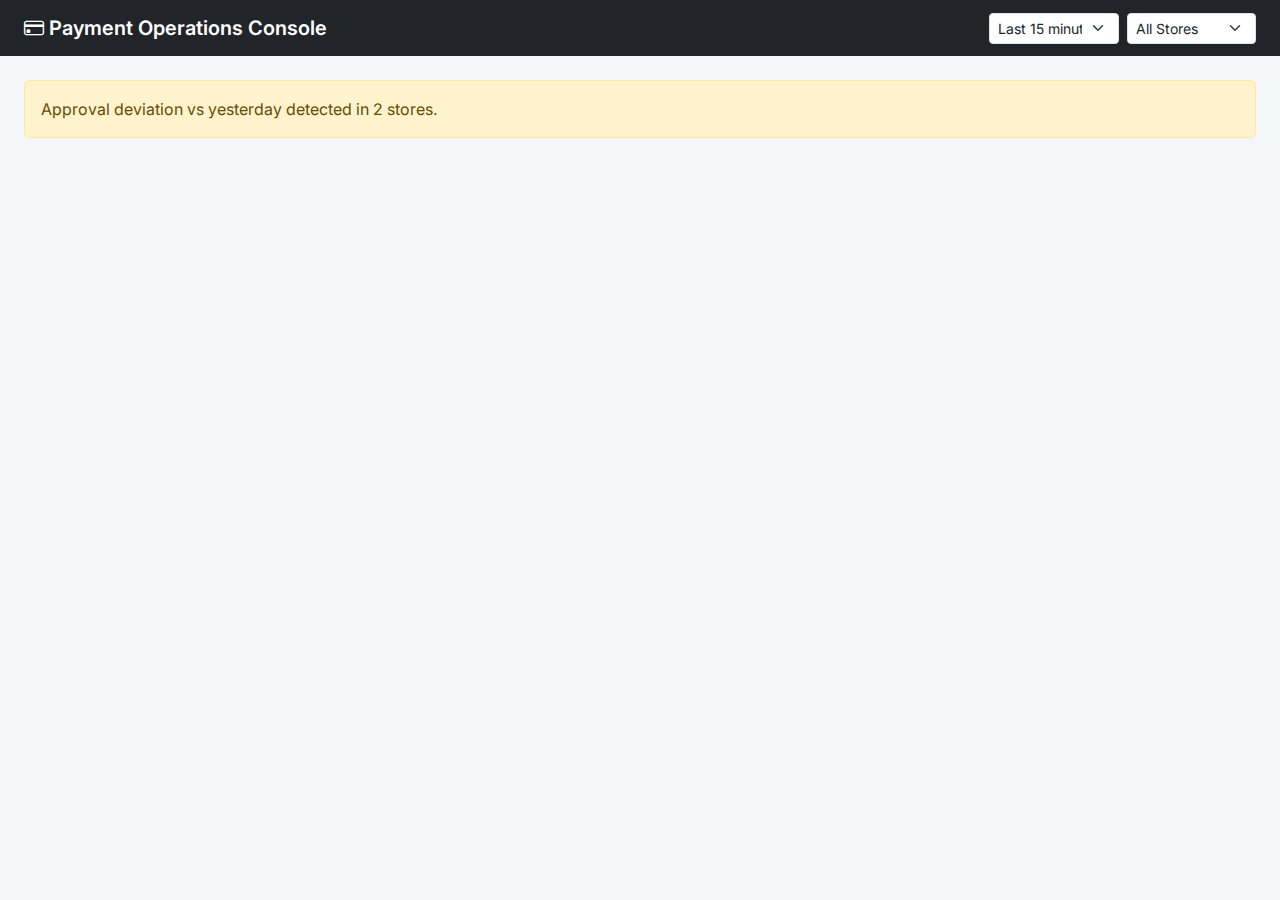
<file: indextran.html>
<!DOCTYPE html>
<html>
<head>
<meta charset="utf-8"/>
<title>Payment Operations Console</title>

<link href="https://cdn.jsdelivr.net/npm/bootstrap@5.3.2/dist/css/bootstrap.min.css" rel="stylesheet">
<link href="https://cdn.jsdelivr.net/npm/bootstrap-icons@1.11.1/font/bootstrap-icons.css" rel="stylesheet">
<link href="https://fonts.googleapis.com/css2?family=Inter:wght@400;600&display=swap" rel="stylesheet">

<style>
body{background:#f4f6f9;font-family:Inter,sans-serif}
.card-ui{background:#fff;border-radius:14px;padding:16px;box-shadow:0 4px 12px rgba(0,0,0,.06)}
.metric{font-size:26px;font-weight:600}
.neg{color:#dc3545}
.warn{color:#fd7e14}
.pos{color:#198754}
.muted{color:#6c757d}
.beh-card{cursor:pointer;transition:.2s}
.beh-card:hover{transform:translateY(-3px)}
#storeView{display:none}
</style>
</head>

<body>

<nav class="navbar navbar-dark bg-dark px-4">
<span class="navbar-brand fw-semibold">
<i class="bi bi-credit-card"></i> Payment Operations Console
</span>

<div class="d-flex gap-2">
<select class="form-select form-select-sm">
<option>Last 15 minutes</option>
<option>Last 30 minutes</option>
<option>Last 1 hour</option>
<option>Last 24 hours</option>
</select>

<select class="form-select form-select-sm" onchange="selectStore(this.value)">
<option value="">All Stores</option>
<option value="101">Store 101</option>
</select>
</div>
</nav>

<div class="container-fluid p-4">

<!-- ================= GLOBAL ================= -->
<div id="globalView">
<div class="alert alert-warning">
Approval deviation vs yesterday detected in 2 stores.
</div>
</div>

<!-- ================= STORE ================= -->
<div id="storeView">

<h5 id="storeTitle" class="mb-3"></h5>

<div class="row g-4 mb-4">
<div class="col-md-3"><div class="card-ui"><div class="muted">Approval</div><div class="metric" id="storeApproval"></div></div></div>
<div class="col-md-3"><div class="card-ui"><div class="muted">Yesterday</div><div class="metric" id="storeYesterday"></div></div></div>
<div class="col-md-3"><div class="card-ui"><div class="muted">Txns</div><div class="metric" id="storeTxns"></div></div></div>
<div class="col-md-3"><div class="card-ui"><div class="muted">Impacted Terminals</div><div class="metric warn" id="storeImpacted"></div></div></div>
</div>

<!-- Terminal behavior grouping -->
<div class="row g-3 mb-3">
<div class="col-md-3">
<div class="card-ui beh-card" onclick="filterTerminals('impacted')">
🔴 Impacted<br><span class="metric" id="cntImpacted"></span>
</div>
</div>
<div class="col-md-3">
<div class="card-ui beh-card" onclick="filterTerminals('degraded')">
🟡 Degraded<br><span class="metric" id="cntDegraded"></span>
</div>
</div>
<div class="col-md-3">
<div class="card-ui beh-card" onclick="filterTerminals('healthy')">
🟢 Healthy<br><span class="metric" id="cntHealthy"></span>
</div>
</div>
<div class="col-md-3">
<div class="card-ui beh-card" onclick="filterTerminals('all')">
📋 All Terminals<br><span class="metric" id="cntAll"></span>
</div>
</div>
</div>

<div class="card-ui">
<h6>Terminal Insights</h6>
<table class="table table-sm align-middle">
<thead>
<tr>
<th>Terminal</th>
<th>Txns</th>
<th>Approval</th>
<th>Vs Store Avg</th>
<th>Top Decline</th>
<th>Status</th>
</tr>
</thead>
<tbody id="terminalTable"></tbody>
</table>
</div>

</div>
</div>

<script>
const store={
id:"101",name:"Store 101",
approval:92.4,yesterday:95.1,txns:12480,
terminals:[
{t:"FP-01",tx:420,ap:96,reason:""},
{t:"FP-02",tx:360,ap:88,reason:"HOST_TIMEOUT"},
{t:"FP-03",tx:300,ap:81,reason:"HOST_TIMEOUT"},
{t:"FP-04",tx:280,ap:90,reason:"NO_RESPONSE"},
{t:"PH-01",tx:390,ap:95,reason:""}
]
};

let currentFilter="impacted";

function selectStore(id){
if(!id){
document.getElementById("storeView").style.display="none";
document.getElementById("globalView").style.display="block";
return;
}
document.getElementById("globalView").style.display="none";
document.getElementById("storeView").style.display="block";
document.getElementById("storeTitle").innerText=store.name;
document.getElementById("storeApproval").innerText=store.approval+"%";
document.getElementById("storeYesterday").innerText=store.yesterday+"%";
document.getElementById("storeTxns").innerText=store.txns;

categorize();
filterTerminals("impacted");
}

function categorize(){
let imp=0,deg=0,heal=0;
store.terminals.forEach(t=>{
const d=t.ap-store.approval;
if(d<-10) imp++;
else if(d<-3) deg++;
else heal++;
});
document.getElementById("cntImpacted").innerText=imp;
document.getElementById("cntDegraded").innerText=deg;
document.getElementById("cntHealthy").innerText=heal;
document.getElementById("cntAll").innerText=store.terminals.length;
document.getElementById("storeImpacted").innerText=imp;
}

function filterTerminals(type){
currentFilter=type;
const tb=document.getElementById("terminalTable");
tb.innerHTML="";
store.terminals.forEach(t=>{
const dev=(t.ap-store.approval).toFixed(1);
let status="Healthy",cls="success";
if(dev<-10){status="Impacted";cls="danger";}
else if(dev<-3){status="Degraded";cls="warning";}
if(type!=="all"){
if(type==="impacted" && status!=="Impacted") return;
if(type==="degraded" && status!=="Degraded") return;
if(type==="healthy" && status!=="Healthy") return;
}
tb.innerHTML+=`
<tr>
<td>${t.t}</td>
<td>${t.tx}</td>
<td>${t.ap}%</td>
<td class="${dev<0?'neg':'pos'}">${dev}%</td>
<td>${t.reason||"-"}</td>
<td><span class="badge bg-${cls}">${status}</span></td>
</tr>`;
});
}
</script>

</body>
</html>
</file>
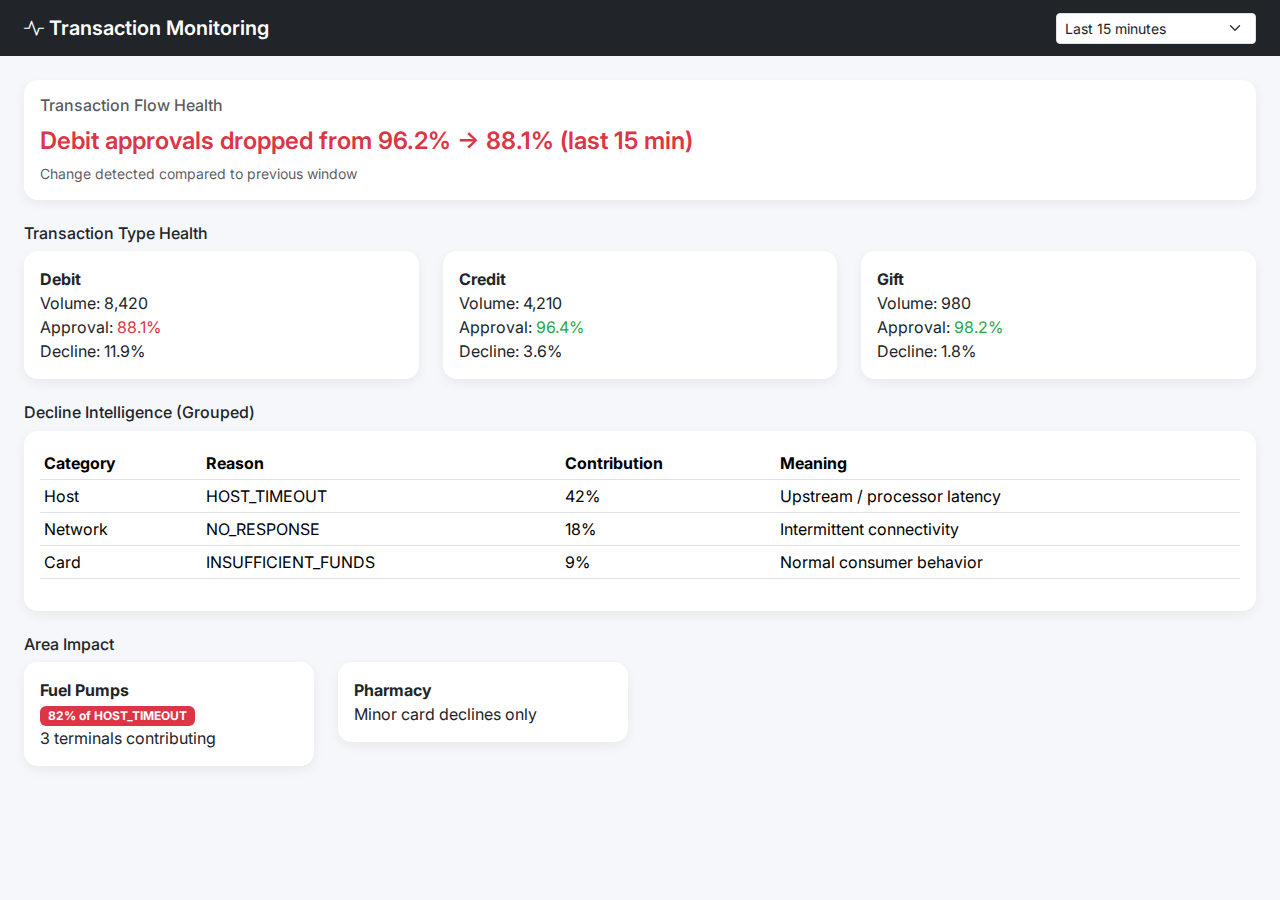
<file: testing.html>
<!DOCTYPE html>
<html>
<head>
<meta charset="utf-8"/>
<title>Transaction Monitoring</title>

<link href="https://cdn.jsdelivr.net/npm/bootstrap@5.3.2/dist/css/bootstrap.min.css" rel="stylesheet">
<link href="https://cdn.jsdelivr.net/npm/bootstrap-icons@1.11.1/font/bootstrap-icons.css" rel="stylesheet">
<link href="https://fonts.googleapis.com/css2?family=Inter:wght@400;600&display=swap" rel="stylesheet">

<style>
body{font-family:Inter,sans-serif;background:#f5f7fb}
.card-ui{background:#fff;border-radius:14px;padding:16px;box-shadow:0 4px 12px rgba(0,0,0,.06)}
.metric{font-size:24px;font-weight:600}
.negative{color:#dc3545}
.positive{color:#28a745}
.area-card{cursor:pointer;transition:.2s}
.area-card:hover{transform:translateY(-3px)}
.badge-impact{background:#dc3545}
#detailPanel{width:500px;display:none;z-index:3000}
</style>
</head>

<body>

<!-- HEADER -->
<nav class="navbar navbar-dark bg-dark px-4">
<span class="navbar-brand fw-semibold">
<i class="bi bi-activity"></i> Transaction Monitoring
</span>

<div class="d-flex gap-2 align-items-center">
<select class="form-select form-select-sm" style="width:200px">
<option selected>Last 15 minutes</option>
<option>Last 30 minutes</option>
<option>Last 1 hour</option>
<option>Last 4 hours</option>
<option>Last 24 hours</option>
<option>Custom (Max 7 days)</option>
</select>
</div>
</nav>

<div class="container-fluid p-4">

<!-- FLOW HEALTH -->
<div class="card-ui mb-4">
<h6 class="text-muted">Transaction Flow Health</h6>
<div class="metric negative">
Debit approvals dropped from 96.2% → 88.1% (last 15 min)
</div>
<div class="small text-muted mt-1">
Change detected compared to previous window
</div>
</div>

<!-- TXN TYPE HEALTH -->
<h6 class="mb-2">Transaction Type Health</h6>
<div class="row g-4 mb-4">
<div class="col-md-4">
<div class="card-ui">
<strong>Debit</strong><br>
Volume: 8,420<br>
Approval: <span class="negative">88.1%</span><br>
Decline: 11.9%
</div>
</div>
<div class="col-md-4">
<div class="card-ui">
<strong>Credit</strong><br>
Volume: 4,210<br>
Approval: <span class="positive">96.4%</span><br>
Decline: 3.6%
</div>
</div>
<div class="col-md-4">
<div class="card-ui">
<strong>Gift</strong><br>
Volume: 980<br>
Approval: <span class="positive">98.2%</span><br>
Decline: 1.8%
</div>
</div>
</div>

<!-- DECLINE INTELLIGENCE -->
<h6 class="mb-2">Decline Intelligence (Grouped)</h6>
<div class="card-ui mb-4">
<table class="table table-sm">
<thead>
<tr><th>Category</th><th>Reason</th><th>Contribution</th><th>Meaning</th></tr>
</thead>
<tbody>
<tr>
<td>Host</td>
<td>HOST_TIMEOUT</td>
<td class="negative">42%</td>
<td>Upstream / processor latency</td>
</tr>
<tr>
<td>Network</td>
<td>NO_RESPONSE</td>
<td>18%</td>
<td>Intermittent connectivity</td>
</tr>
<tr>
<td>Card</td>
<td>INSUFFICIENT_FUNDS</td>
<td>9%</td>
<td>Normal consumer behavior</td>
</tr>
</tbody>
</table>
</div>

<!-- AREA IMPACT -->
<h6 class="mb-2">Area Impact</h6>
<div class="row g-4 mb-4">
<div class="col-md-3">
<div class="card-ui area-card" onclick="openDetail()">
<strong>Fuel Pumps</strong><br>
<span class="badge badge-impact">82% of HOST_TIMEOUT</span><br>
3 terminals contributing
</div>
</div>
<div class="col-md-3">
<div class="card-ui area-card">
<strong>Pharmacy</strong><br>
Minor card declines only
</div>
</div>
</div>

</div>

<!-- DETAIL PANEL -->
<div id="detailPanel" class="position-fixed top-0 end-0 bg-white h-100 shadow-lg overflow-auto">
<div class="p-3 border-bottom d-flex justify-content-between">
<strong>Fuel Pumps – Terminal Impact</strong>
<button class="btn btn-sm btn-outline-secondary" onclick="closeDetail()">✕</button>
</div>

<div class="p-3">

<h6>Impacted Terminals (Sorted by Impact)</h6>
<table class="table table-sm">
<thead>
<tr><th>Terminal</th><th>% of Declines</th><th>Top Error</th><th>Since</th></tr>
</thead>
<tbody>
<tr><td>FP-02</td><td class="negative">34%</td><td>HOST_TIMEOUT</td><td>12 min</td></tr>
<tr><td>FP-03</td><td class="negative">29%</td><td>HOST_TIMEOUT</td><td>14 min</td></tr>
<tr><td>FP-01</td><td class="negative">19%</td><td>NO_RESPONSE</td><td>10 min</td></tr>
</tbody>
</table>

<h6 class="mt-4">Sample Transactions</h6>
<table class="table table-sm">
<thead>
<tr><th>Txn ID</th><th>Card</th><th>Status</th><th>Reason</th></tr>
</thead>
<tbody>
<tr><td>TX99123</td><td>Debit</td><td class="negative">Declined</td><td>HOST_TIMEOUT</td></tr>
<tr><td>TX99124</td><td>Debit</td><td class="negative">Declined</td><td>HOST_TIMEOUT</td></tr>
</tbody>
</table>

</div>
</div>

<script>
function openDetail(){
document.getElementById("detailPanel").style.display="block";
}
function closeDetail(){
document.getElementById("detailPanel").style.display="none";
}
</script>

</body>
</html>
</file>
<file: styles.css>
/* Atmaniti Website - Bright, Eye-Friendly & Relaxing Colors */
/* UPDATED: Landing page full-screen, no scroll, hidden navbar */

:root {
    --primary: #4ECDC4;
    --secondary: #FFE66D;
    --accent: #FF6B6B;
    --success: #95E1D3;
    --purple: #A8E6CF;
    --orange: #FECA57;
    --background: #F8FDFF;
    --surface: #FFFFFF;
    --text: #2C3E50;
    --text-light: #5A6C7D;
}

* {
    margin: 0;
    padding: 0;
    box-sizing: border-box;
}

body {
    font-family: 'Segoe UI', Tahoma, Geneva, Verdana, sans-serif;
    color: var(--text);
    background: var(--background);
    overflow-x: hidden;
    line-height: 1.6;
}

body.on-landing {
    overflow: hidden;  /* Prevent scroll when on landing page */
}

body.landing-complete {
    overflow: auto;  /* Allow scroll after leaving landing */
}

/* Loader */
.loader {
    position: fixed;
    top: 0; left: 0;
    width: 100%;
    height: 100vh;
    background: linear-gradient(135deg, var(--primary) 0%, var(--secondary) 100%);
    display: flex;
    flex-direction: column;
    justify-content: center;
    align-items: center;
    z-index: 10000;
    transition: opacity 0.5s ease;
}

.loader.hidden {
    opacity: 0;
    pointer-events: none;
}

.lotus-animation {
    font-size: 4rem;
    animation: float 2s ease-in-out infinite;
}

@keyframes float {
    0%, 100% { transform: translateY(0); }
    50% { transform: translateY(-20px); }
}

.loader p {
    margin-top: 1rem;
    color: var(--text);
    font-size: 1.2rem;
}

/* Navigation - HIDDEN INITIALLY */
.navbar {
    position: fixed;
    top: 0;
    width: 100%;
    background: rgba(255, 255, 255, 0.95);
    backdrop-filter: blur(10px);
    padding: 1rem 0;
    z-index: 1000;
    box-shadow: 0 2px 20px rgba(0, 0, 0, 0.1);
    transform: translateY(-100%);
    transition: transform 0.5s ease, opacity 0.5s ease, visibility 0.5s ease;
    opacity: 0;
    visibility: hidden;
}

.navbar.visible {
    transform: translateY(0);
    opacity: 1;
    visibility: visible;
}

.nav-container {
    max-width: 1400px;
    margin: 0 auto;
    padding: 0 2rem;
    display: flex;
    justify-content: space-between;
    align-items: center;
}

.logo {
    display: flex;
    align-items: center;
    gap: 0.5rem;
    font-size: 1.5rem;
    font-weight: 700;
    color: var(--primary);
    cursor: pointer;
}

.nav-menu {
    display: flex;
    list-style: none;
    /*gap: 2rem;*/
    align-items: center;
}

.nav-menu a {
    text-decoration: none;
    color: var(--text);
    font-weight: 500;
    padding: 0.5rem 1rem;
    border-radius: 25px;
    transition: all 0.3s ease;
}

.nav-menu a:hover {
    background: var(--primary);
    color: white;
}

.btn-primary {
    background: var(--accent) !important;
    color: white !important;
}

.btn-outline {
    border: 2px solid var(--primary) !important;
    color: var(--primary) !important;
}

.btn-secondary {
    background: var(--secondary) !important;
    color: var(--text) !important;
}

.hamburger {
    display: none;
    flex-direction: column;
    cursor: pointer;
}

.hamburger span {
    width: 25px;
    height: 3px;
    background: var(--primary);
    margin: 3px 0;
    border-radius: 2px;
}

/* Page Sections */
.page-section {
    min-height: 100vh;
    padding: 6rem 2rem 4rem;
    display: none;
    animation: fadeIn 0.5s ease;
}

.page-section.active {
    display: block;
}

@keyframes fadeIn {
    from { opacity: 0; transform: translateY(20px); }
    to { opacity: 1; transform: translateY(0); }
}

/* Landing Page - FULL SCREEN, NO SCROLL, NO NAVBAR */
#landingPage {
    position: fixed !important;
    top: 0;
    left: 0;
    width: 100vw;
    height: 100vh;
    overflow: hidden;
    padding: 0 !important;
    margin: 0 !important;
    z-index: 999;
}

#landingPage.active {
    display: flex !important;
    align-items: center;
    justify-content: center;
}

.landing-hero {
    width: 100%;
    height: 100vh;
    display: flex;
    align-items: center;
    justify-content: center;
    background: linear-gradient(135deg, var(--primary) 0%, var(--purple) 50%, var(--secondary) 100%);
    text-align: center;
    position: relative;
    overflow: hidden;
}

.landing-content {
    /*max-width: 800px;*/
    padding: 4rem 3rem;
    display: flex;
    flex-direction: column;
    align-items: center;
    justify-content: center;
    border: 3px solid rgba(255, 255, 255, 0.3);
    border-radius: 30px;
    background: rgba(255, 255, 255, 0.05);
    backdrop-filter: blur(10px);
    box-shadow: 0 8px 32px rgba(0, 0, 0, 0.1);
}

.logo-large {
    margin-bottom: 2rem;
}

.lotus-large {
    font-size: 4rem;
    display: block;
    animation: float 3s ease-in-out infinite;
}

.brand-name {
    font-size: 4rem;
    color: white;
   /* margin-top: 1rem; */
    text-shadow: 0 4px 8px rgba(0, 0, 0, 0.2);
}

.vision-statement {
    font-size: 1.1rem;
    color: white;
    margin: 2rem 0;
}

.mission-statement {
    font-size: 1.2rem;
    color: white;
    margin: 1.5rem 0;
    line-height: 1.8;
}

.fade-in { animation: fadeIn 1s ease; }
.fade-in-delay { animation: fadeIn 1s ease 0.5s both; }
.fade-in-delay-2 { animation: fadeIn 1s ease 1s both; }

.pulse {
    animation: pulse 2s ease-in-out infinite;
}

@keyframes pulse {
    0%, 100% { transform: scale(1); }
    50% { transform: scale(1.05); }
}

.cta-button {
    background: var(--accent);
    color: white;
    border: none;
    padding: 1rem 2.5rem;
    font-size: 1.2rem;
    border-radius: 50px;
    cursor: pointer;
    transition: all 0.3s ease;
    box-shadow: 0 4px 15px rgba(0, 0, 0, 0.2);
}

.cta-button:hover {
    transform: translateY(-3px);
    box-shadow: 0 6px 20px rgba(0, 0, 0, 0.3);
}

/* Hide scroll indicator on landing */
.scroll-indicator {
    display: none;
}

/* Hero Section */
.hero-section {
    background: linear-gradient(135deg, var(--primary) 0%, var(--success) 100%);
    padding: 4rem 2rem;
    text-align: center;
    border-radius: 20px;
    margin-bottom: 4rem;
}

.hero-content h2 {
    font-size: 3rem;
    color: white;
    margin-bottom: 1rem;
}

.section-subtitle {
    font-size: 1.3rem;
    color: white;
    opacity: 0.9;
}

/* Pillars Container */
.pillars-container {
    display: grid;
    grid-template-columns: repeat(auto-fit, minmax(300px, 1fr));
    gap: 2rem;
    max-width: 1200px;
    margin: 4rem auto;
}

.pillar-card {
    background: white;
    padding: 2rem;
    border-radius: 20px;
    box-shadow: 0 4px 20px rgba(0, 0, 0, 0.1);
    text-align: center;
    cursor: pointer;
    transition: all 0.3s ease;
}

.pillar-card:hover {
    transform: translateY(-10px);
    box-shadow: 0 8px 30px rgba(0, 0, 0, 0.15);
}

.pillar-icon {
    font-size: 3rem;
    margin-bottom: 1rem;
}

.pillar-card h3 {
    font-size: 1.5rem;
    color: var(--text);
    margin-bottom: 1rem;
}

.pillar-card p {
    color: var(--text-light);
    margin-bottom: 1.5rem;
}

.learn-more-btn {
    background: var(--primary);
    color: white;
    border: none;
    padding: 0.7rem 1.5rem;
    border-radius: 25px;
    cursor: pointer;
    transition: all 0.3s ease;
}

.learn-more-btn:hover {
    background: var(--accent);
}

/* Testimonials */
.testimonials-section {
    max-width: 1000px;
    margin: 4rem auto;
    text-align: center;
}

.section-title {
    font-size: 2.5rem;
    color: var(--text);
    margin-bottom: 2rem;
}

.testimonial-carousel {
    position: relative;
    min-height: 150px;
    margin: 2rem 0;
}

.testimonial-slide {
    display: none;
    padding: 2rem;
    background: white;
    border-radius: 15px;
    box-shadow: 0 4px 15px rgba(0, 0, 0, 0.1);
}

.testimonial-slide.active {
    display: block;
    animation: fadeIn 0.5s ease;
}

.testimonial-quote {
    font-size: 1.2rem;
    font-style: italic;
    color: var(--text);
    margin-bottom: 1rem;
}

.testimonial-author {
    color: var(--primary);
    font-weight: 600;
}

.testimonial-dots {
    display: flex;
    justify-content: center;
    gap: 1rem;
    margin-top: 2rem;
}

.dot {
    width: 12px;
    height: 12px;
    background: var(--text-light);
    border-radius: 50%;
    cursor: pointer;
    transition: all 0.3s ease;
}

.dot.active {
    background: var(--primary);
    transform: scale(1.3);
}

/* Page Hero */
.page-hero {
    text-align: center;
    margin-bottom: 3rem;
}

.page-hero h2 {
    font-size: 3rem;
    color: var(--text);
    margin-bottom: 1rem;
}

.page-hero p {
    font-size: 1.3rem;
    color: var(--text-light);
}

/* Services Grid */
.services-grid {
    display: grid;
    grid-template-columns: repeat(auto-fit, minmax(280px, 1fr));
    gap: 2rem;
    max-width: 1200px;
    margin: 0 auto 4rem;
}

/* Flip Cards */
.flip-card {
    height: 350px;
    perspective: 1000px;
}

.flip-card-inner {
    position: relative;
    width: 100%;
    height: 100%;
    text-align: center;
    transition: transform 0.8s;
    transform-style: preserve-3d;
}

.flip-card:hover .flip-card-inner {
    transform: rotateY(180deg);
}

.flip-card-front, .flip-card-back {
    position: absolute;
    width: 100%;
    height: 100%;
    backface-visibility: hidden;
    border-radius: 20px;
    padding: 2rem;
    display: flex;
    flex-direction: column;
    justify-content: center;
    box-shadow: 0 4px 20px rgba(0, 0, 0, 0.1);
}

.flip-card-front {
    background: linear-gradient(135deg, var(--primary) 0%, var(--success) 100%);
    color: white;
}

.flip-card-back {
    background: white;
    color: var(--text);
    transform: rotateY(180deg);
}

.service-icon {
    font-size: 3rem;
    margin-bottom: 1rem;
}

.service-tagline {
    font-size: 1.1rem;
    opacity: 0.9;
}

.price {
    color: var(--primary);
    font-weight: 600;
    margin: 1rem 0;
}

/* Pricing Section */
.pricing-section {
    max-width: 1200px;
    margin: 4rem auto;
}

.pricing-cards {
    display: grid;
    grid-template-columns: repeat(auto-fit, minmax(280px, 1fr));
    gap: 2rem;
    margin-top: 2rem;
}

.price-card {
    background: white;
    padding: 2rem;
    border-radius: 20px;
    box-shadow: 0 4px 20px rgba(0, 0, 0, 0.1);
    text-align: center;
    position: relative;
    transition: all 0.3s ease;
}

.price-card:hover {
    transform: translateY(-10px);
    box-shadow: 0 8px 30px rgba(0, 0, 0, 0.15);
}

.price-card.featured {
    border: 3px solid var(--primary);
}

.badge {
    position: absolute;
    top: -10px;
    right: 20px;
    background: var(--accent);
    color: white;
    padding: 0.3rem 1rem;
    border-radius: 20px;
    font-size: 0.9rem;
}

.price-amount {
    font-size: 2.5rem;
    color: var(--primary);
    margin: 1rem 0;
}

.features-list {
    list-style: none;
    text-align: left;
    margin: 2rem 0;
}

.features-list li {
    padding: 0.5rem 0;
    color: var(--text-light);
}

/* Organization Services */
.org-services-grid {
    display: grid;
    grid-template-columns: repeat(auto-fit, minmax(280px, 1fr));
    gap: 2rem;
    max-width: 1200px;
    margin: 0 auto 4rem;
}

.org-card {
    background: white;
    padding: 2rem;
    border-radius: 20px;
    box-shadow: 0 4px 20px rgba(0, 0, 0, 0.1);
    text-align: center;
    transition: all 0.3s ease;
}

.org-card:hover {
    transform: translateY(-10px);
    box-shadow: 0 8px 30px rgba(0, 0, 0, 0.15);
}

.org-icon {
    font-size: 3rem;
    margin-bottom: 1rem;
}

.consultation-cta {
    text-align: center;
    background: linear-gradient(135deg, var(--secondary) 0%, var(--orange) 100%);
    padding: 4rem 2rem;
    border-radius: 20px;
    max-width: 800px;
    margin: 4rem auto;
}

.consultation-cta h2 {
    color: var(--text);
    margin-bottom: 1rem;
}

.cta-button.large {
    padding: 1.2rem 3rem;
    font-size: 1.3rem;
}

/* Retreats Page */
.filter-bar {
    display: flex;
    justify-content: center;
    gap: 1rem;
    margin: 2rem 0 3rem;
    flex-wrap: wrap;
}

.filter-btn {
    background: white;
    color: var(--text);
    border: 2px solid var(--primary);
    padding: 0.7rem 1.5rem;
    border-radius: 25px;
    cursor: pointer;
    transition: all 0.3s ease;
}

.filter-btn.active, .filter-btn:hover {
    background: var(--primary);
    color: white;
}

.retreats-grid {
    display: grid;
    grid-template-columns: repeat(auto-fit, minmax(300px, 1fr));
    gap: 2rem;
    max-width: 1200px;
    margin: 0 auto;
}

.retreat-card {
    background: white;
    border-radius: 20px;
    overflow: hidden;
    box-shadow: 0 4px 20px rgba(0, 0, 0, 0.1);
    transition: all 0.3s ease;
}

.retreat-card:hover {
    transform: translateY(-10px);
    box-shadow: 0 8px 30px rgba(0, 0, 0, 0.15);
}

.retreat-image {
    height: 200px;
}

.gradient-1 {
    background: linear-gradient(135deg, var(--primary) 0%, var(--success) 100%);
}

.gradient-2 {
    background: linear-gradient(135deg, var(--secondary) 0%, var(--orange) 100%);
}

.gradient-3 {
    background: linear-gradient(135deg, var(--accent) 0%, var(--purple) 100%);
}

.retreat-content {
    padding: 2rem;
}

.retreat-content h3 {
    font-size: 1.5rem;
    color: var(--text);
    margin-bottom: 1rem;
}

.retreat-meta {
    display: flex;
    justify-content: space-around;
    margin: 1rem 0;
    color: var(--text-light);
}

.retreat-tagline {
    color: var(--primary);
    font-weight: 500;
    margin: 1rem 0;
}

/* About Page */
.about-content {
    max-width: 1200px;
    margin: 0 auto;
}

.mission-box {
    background: linear-gradient(135deg, var(--primary) 0%, var(--success) 100%);
    padding: 3rem;
    border-radius: 20px;
    text-align: center;
    color: white;
    margin-bottom: 3rem;
}

.mission-box h3 {
    font-size: 2rem;
    margin-bottom: 1rem;
}

.philosophy-grid {
    display: grid;
    grid-template-columns: repeat(auto-fit, minmax(280px, 1fr));
    gap: 2rem;
}

.philosophy-card {
    background: white;
    padding: 2rem;
    border-radius: 20px;
    box-shadow: 0 4px 20px rgba(0, 0, 0, 0.1);
    text-align: center;
}

.phil-icon {
    font-size: 3rem;
    margin-bottom: 1rem;
}

/* Contact Page */
.contact-container {
    display: grid;
    grid-template-columns: 1fr 1fr;
    gap: 3rem;
    max-width: 1200px;
    margin: 0 auto;
}

.contact-form-wrapper {
    background: white;
    padding: 2rem;
    border-radius: 20px;
    box-shadow: 0 4px 20px rgba(0, 0, 0, 0.1);
}

.form-group {
    margin-bottom: 1.5rem;
}

.form-group label {
    display: block;
    margin-bottom: 0.5rem;
    color: var(--text);
    font-weight: 500;
}

.form-group input,
.form-group select,
.form-group textarea {
    width: 100%;
    padding: 0.8rem;
    border: 2px solid var(--primary);
    border-radius: 10px;
    font-size: 1rem;
    font-family: inherit;
    transition: all 0.3s ease;
}

.form-group input:focus,
.form-group select:focus,
.form-group textarea:focus {
    outline: none;
    border-color: var(--accent);
}

.contact-info {
    display: flex;
    flex-direction: column;
    gap: 2rem;
}

.info-item {
    display: flex;
    align-items: center;
    gap: 1rem;
    background: white;
    padding: 1.5rem;
    border-radius: 15px;
    box-shadow: 0 4px 15px rgba(0, 0, 0, 0.1);
}

.info-icon {
    font-size: 2rem;
}

/* Auth Pages */
.auth-container {
    min-height: 80vh;
    display: flex;
    align-items: center;
    justify-content: center;
}

.auth-box {
    background: white;
    padding: 3rem;
    border-radius: 20px;
    box-shadow: 0 4px 30px rgba(0, 0, 0, 0.1);
    max-width: 500px;
    width: 100%;
}

.auth-box h2 {
    text-align: center;
    color: var(--text);
    margin-bottom: 0.5rem;
}

.auth-subtitle {
    text-align: center;
    color: var(--text-light);
    margin-bottom: 2rem;
}

.auth-form {
    margin-bottom: 1.5rem;
}

.form-options {
    display: flex;
    justify-content: space-between;
    align-items: center;
    margin: 1rem 0;
}

.checkbox-label {
    display: flex;
    align-items: center;
    gap: 0.5rem;
    font-size: 0.9rem;
}

.link {
    color: var(--primary);
    text-decoration: none;
    font-size: 0.9rem;
}

.link:hover {
    text-decoration: underline;
}

.auth-switch {
    text-align: center;
    color: var(--text-light);
}

.auth-switch a {
    color: var(--primary);
    text-decoration: none;
    font-weight: 600;
}

.password-strength {
    height: 4px;
    margin-top: 0.5rem;
    border-radius: 2px;
    transition: all 0.3s ease;
}

.cta-button.full-width {
    width: 100%;
}

/* Dashboard */
.dashboard-container {
    max-width: 1200px;
    margin: 0 auto;
}

.dashboard-header {
    text-align: center;
    margin-bottom: 3rem;
}

.dashboard-header h2 {
    font-size: 2.5rem;
    color: var(--text);
}

.dashboard-stats {
    display: grid;
    grid-template-columns: repeat(auto-fit, minmax(200px, 1fr));
    gap: 2rem;
    margin-bottom: 3rem;
}

.stat-card {
    background: white;
    padding: 2rem;
    border-radius: 20px;
    box-shadow: 0 4px 20px rgba(0, 0, 0, 0.1);
    display: flex;
    align-items: center;
    gap: 1rem;
}

.stat-icon {
    font-size: 2.5rem;
}

.stat-info h3 {
    font-size: 2rem;
    color: var(--primary);
}

.dashboard-actions {
    display: grid;
    grid-template-columns: repeat(auto-fit, minmax(250px, 1fr));
    gap: 2rem;
    margin-bottom: 3rem;
}

.action-card {
    background: white;
    padding: 2rem;
    border-radius: 20px;
    box-shadow: 0 4px 20px rgba(0, 0, 0, 0.1);
    text-align: center;
    cursor: pointer;
    transition: all 0.3s ease;
}

.action-card:hover {
    transform: translateY(-5px);
    box-shadow: 0 8px 30px rgba(0, 0, 0, 0.15);
}

.action-icon {
    font-size: 3rem;
    margin-bottom: 1rem;
}

.recommendations {
    background: white;
    padding: 2rem;
    border-radius: 20px;
    box-shadow: 0 4px 20px rgba(0, 0, 0, 0.1);
}

.recommendations h3 {
    font-size: 1.8rem;
    color: var(--text);
    margin-bottom: 2rem;
}

.recommendations-grid {
    display: grid;
    grid-template-columns: repeat(auto-fit, minmax(250px, 1fr));
    gap: 2rem;
}

.recommendation-card {
    background: linear-gradient(135deg, var(--primary) 0%, var(--success) 100%);
    padding: 1.5rem;
    border-radius: 15px;
    color: white;
}

.cta-button.small {
    padding: 0.5rem 1rem;
    font-size: 1rem;
}

.cta-button.outline {
    background: transparent;
    border: 2px solid var(--primary);
    color: var(--primary);
}

.cta-button.outline:hover {
    background: var(--primary);
    color: white;
}

/* Modal */
.modal {
    display: none;
    position: fixed;
    z-index: 10000;
    left: 0;
    top: 0;
    width: 100%;
    height: 100%;
    background: rgba(0, 0, 0, 0.5);
    backdrop-filter: blur(5px);
}

.modal-content {
    background: white;
    margin: 5% auto;
    padding: 2rem;
    border-radius: 20px;
    max-width: 600px;
    position: relative;
}

.close-modal {
    position: absolute;
    top: 1rem;
    right: 1.5rem;
    font-size: 2rem;
    cursor: pointer;
    color: var(--text-light);
}

.close-modal:hover {
    color: var(--accent);
}

/* Toast */
.toast {
    position: fixed;
    bottom: 2rem;
    right: 2rem;
    background: var(--success);
    color: white;
    padding: 1rem 2rem;
    border-radius: 10px;
    box-shadow: 0 4px 15px rgba(0, 0, 0, 0.2);
    z-index: 10001;
    display: none;
    animation: slideIn 0.3s ease;
}

@keyframes slideIn {
    from { transform: translateX(400px); }
    to { transform: translateX(0); }
}

.hidden {
    display: none !important;
}

.user-section {
    display: flex;
    gap: 1rem;
    align-items: center;
}

.user-name {
    color: var(--primary);
    font-weight: 600;
}

/* Responsive */
@media (max-width: 768px) {
    .hamburger {
        display: flex;
    }

    .nav-menu {
        position: fixed;
        left: -100%;
        top: 70px;
        flex-direction: column;
        background: white;
        width: 100%;
        text-align: center;
        transition: 0.3s;
        box-shadow: 0 10px 27px rgba(0, 0, 0, 0.05);
        padding: 2rem 0;
    }

    .nav-menu.active {
        left: 0;
    }

    .brand-name {
        font-size: 2.5rem;
    }

    .landing-content {
        padding: 2rem 1.5rem;
    }

    .contact-container {
        grid-template-columns: 1fr;
    }

    .pricing-cards,
    .services-grid,
    .org-services-grid,
    .retreats-grid,
    .philosophy-grid,
    .dashboard-stats,
    .dashboard-actions {
        grid-template-columns: 1fr;
    }
}
</file>
